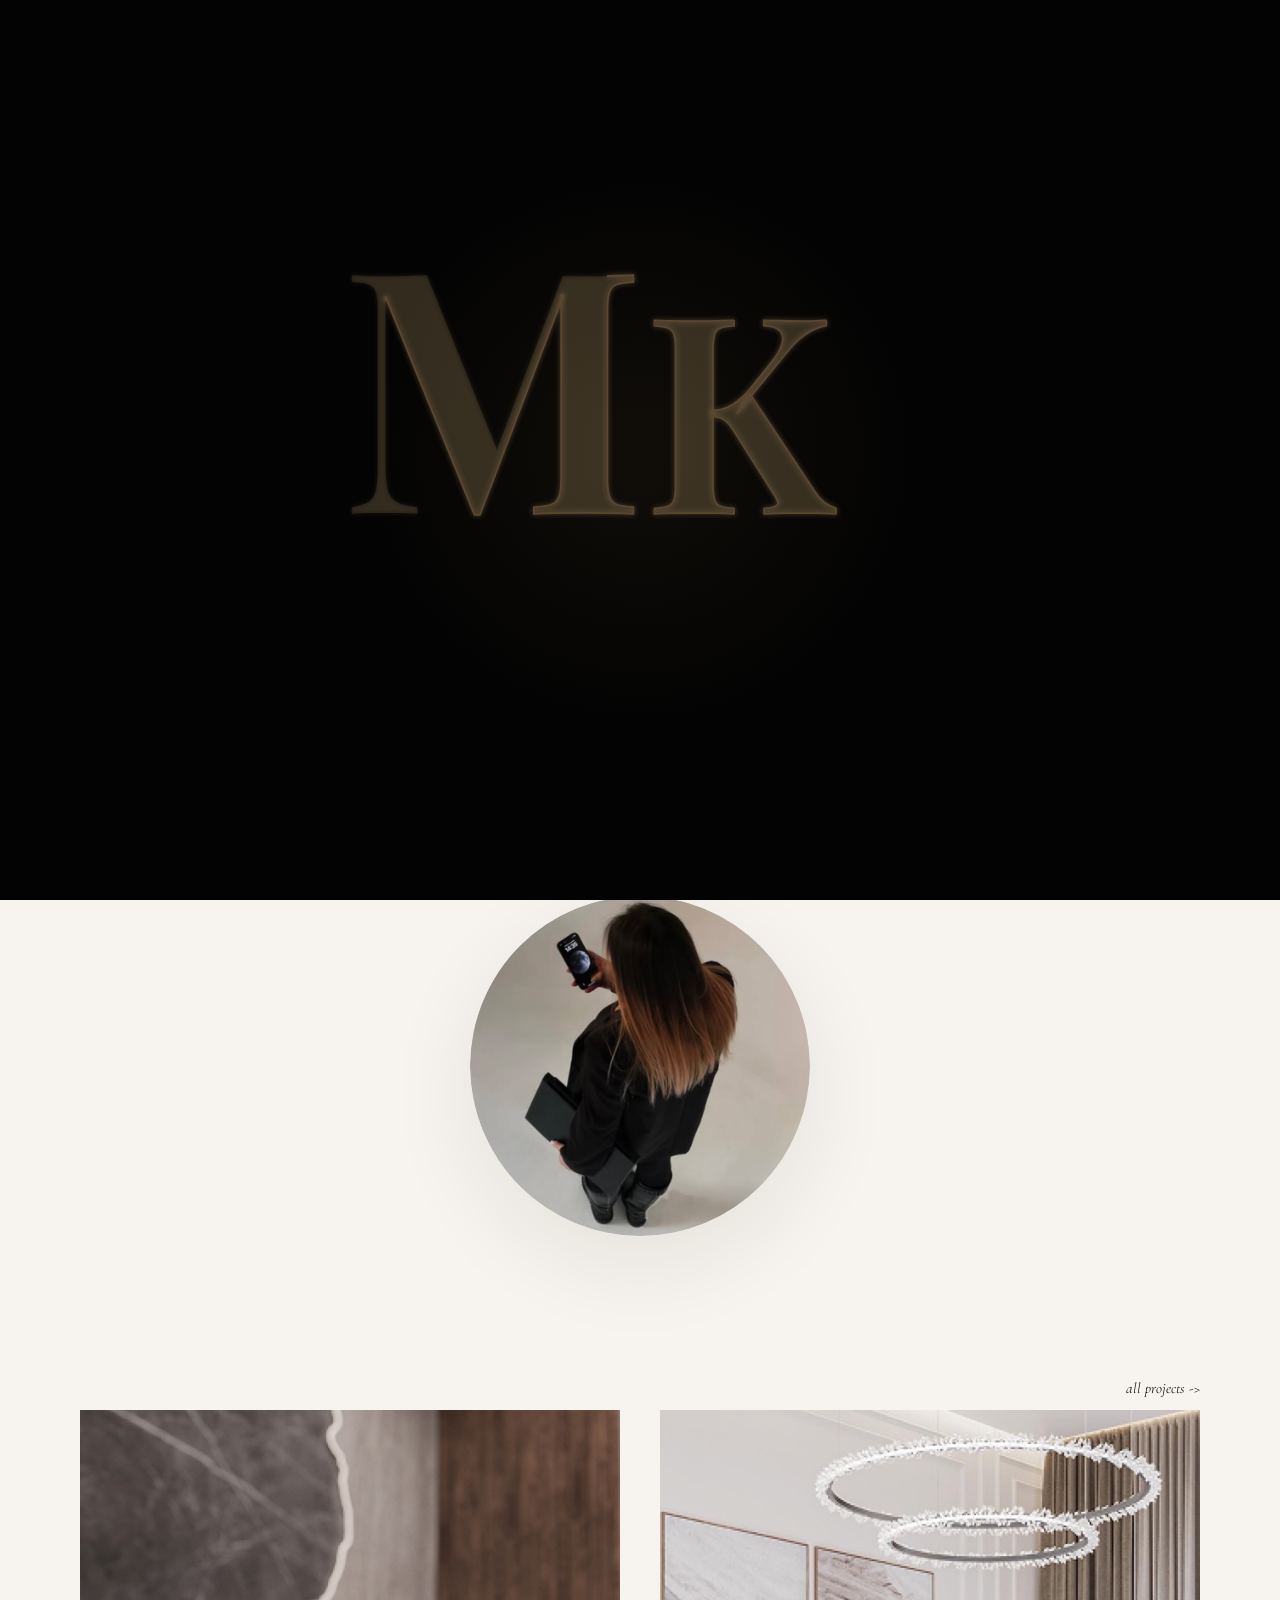
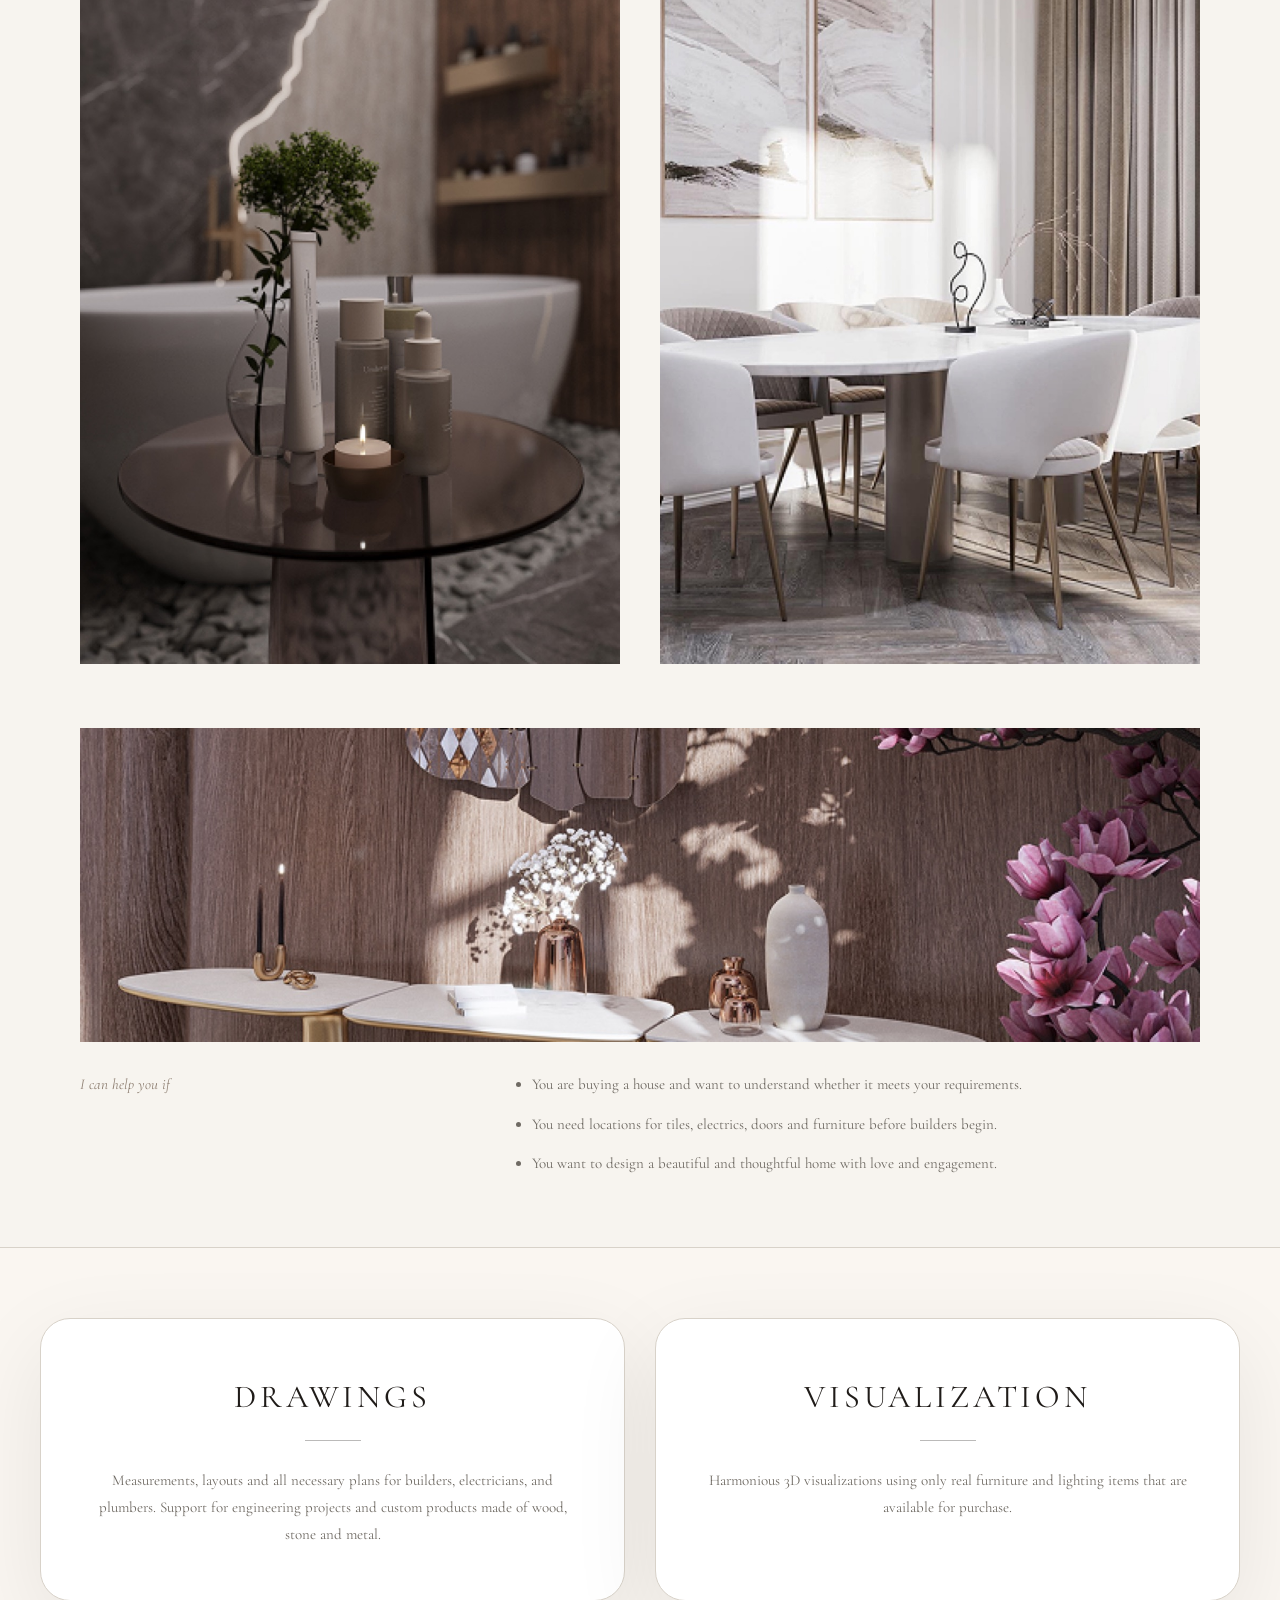
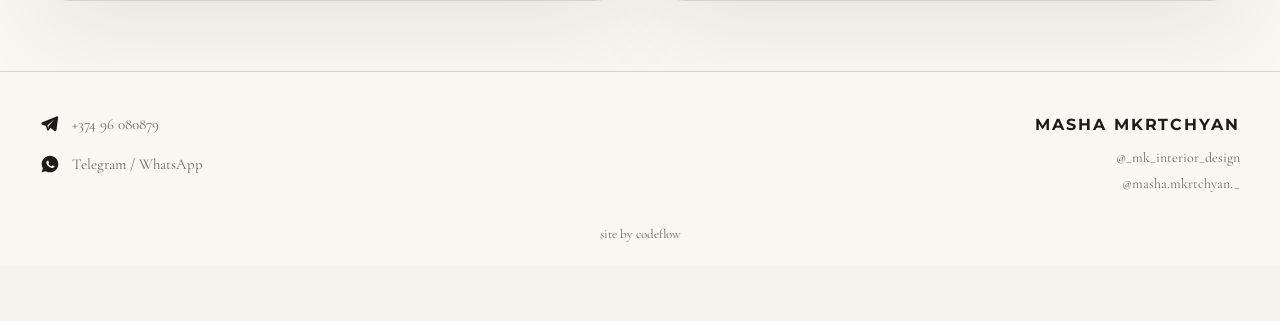
<file: index.html>
<!DOCTYPE html>
<html lang="en">
  <head>
    <meta charset="UTF-8" />
    <meta name="viewport" content="width=device-width, initial-scale=1.0" />
    <title>Masha Mkrtchyan Interior Design</title>
    <link rel="stylesheet" href="styles.css" />
  </head>
  <body>
    <div id="mk-loader" aria-hidden="true">
      <svg class="mk-logo" viewBox="0 0 900 560" xmlns="http://www.w3.org/2000/svg">
        <defs>
          <linearGradient id="mk-gradient" x1="0" y1="0" x2="900" y2="560">
            <stop offset="0%" stop-color="#5a4630" />
            <stop offset="45%" stop-color="#d7b77c" />
            <stop offset="100%" stop-color="#f3e0b4" />
          </linearGradient>

          <filter id="mk-glow">
            <feGaussianBlur stdDeviation="3" result="blur" />
            <feMerge>
              <feMergeNode in="blur" />
              <feMergeNode in="SourceGraphic" />
            </feMerge>
          </filter>
        </defs>

        <text class="mk-letter mk-m" x="120" y="350">M</text>
        <text class="mk-letter mk-k" x="455" y="350">K</text>
        <line class="mk-line" x1="315" y1="405" x2="585" y2="405" />
        <text class="mk-title" x="450" y="455" text-anchor="middle">MASHA MKRTCHYAN</text>
        <text class="mk-subtitle" x="450" y="495" text-anchor="middle">INTERIOR DESIGN</text>
      </svg>
    </div>

    <header class="site-header" data-header>
      <a class="brand" href="#home" aria-label="Masha Mkrtchyan home">
        <span class="brand-mark">MK</span>
        <span>MASHA MKRTCHYAN</span>
      </a>

      <button class="menu-toggle" type="button" data-menu-toggle aria-label="Open menu">
        <span></span>
        <span></span>
      </button>

      <nav class="site-nav" data-nav>
        <a class="is-active" href="#home" aria-current="page">Home</a>
        <a href="portfolio.html">Portfolio</a>
        <a href="service.html">Services</a>
        <a href="contact.html">Contact Us</a>
      </nav>
    </header>

    <main>
      <section class="hero" id="home" aria-label="Interior design preview">
        <div class="hero-media">
          <img src="assets/optimized/slider1.jpg" alt="Interior design project preview" data-hero-image decoding="async" />
        </div>
        <div class="hero-dots" data-hero-dots aria-label="Hero image navigation"></div>
      </section>

      <section class="about section-pad">
        <div class="section-heading">
          <p>Hello!</p>
          <h1>About me</h1>
        </div>

        <div class="about-copy">
          <p>
            My name is Masha, and I am a practicing interior designer from Armenia.
            My projects are residential interiors: apartments and houses.
          </p>
          <p>
            I have an excellent understanding of layouts and furniture manufacturing.
            My assistance helps you manage the money and time invested in your home.
          </p>
        </div>

        <img class="profile-photo" src="assets/optimized/people.jpg" alt="Interior project detail" loading="lazy" decoding="async" />
      </section>

      <section class="home-projects section-pad" aria-label="Selected project images">
        <div class="project-teaser-head">
          <a href="portfolio.html">all projects -></a>
        </div>

        <div class="masonry-grid">
          <img src="assets/optimized/portfolio1.jpg" alt="Hallway interior with stairs" loading="lazy" decoding="async" />
          <img src="assets/optimized/portfolio2.jpg" alt="Dining area with pendant lights" loading="lazy" decoding="async" />
          <img class="project-preview-wide" src="assets/optimized/portfolio3.jpg" alt="Living room media wall" loading="lazy" decoding="async" />
        </div>

        <div class="quick-help">
          <p>I can help you if</p>
          <ul>
            <li>You are buying a house and want to understand whether it meets your requirements.</li>
            <li>You need locations for tiles, electrics, doors and furniture before builders begin.</li>
            <li>You want to design a beautiful and thoughtful home with love and engagement.</li>
          </ul>
        </div>
      </section>

      <section class="services section-pad services-panel" id="services">
        <div class="section-inner services-grid">
          <article class="service-block">
            <h2>Drawings</h2>
            <div class="section-divider"></div>
            <p>Measurements, layouts and all necessary plans for builders, electricians, and plumbers. Support for engineering projects and custom products made of wood, stone and metal.</p>
          </article>

          <article class="service-block">
            <h2>Visualization</h2>
            <div class="section-divider"></div>
            <p>Harmonious 3D visualizations using only real furniture and lighting items that are available for purchase.</p>
          </article>
        </div>
      </section>

      <footer class="site-footer footer-panel">
        <div class="section-inner footer-grid">
          <div class="footer-contact">
            <div class="footer-contact-item">
              <svg width="20" height="20" viewBox="0 0 24 24" fill="currentColor" xmlns="http://www.w3.org/2000/svg">
                <path d="M21.944 3.054a1.5 1.5 0 0 0-1.537-.212L2.604 10.03a1.5 1.5 0 0 0 .09 2.79l4.306 1.434 1.67 5.01a1 1 0 0 0 1.72.338l2.38-2.694 4.64 3.412a1.5 1.5 0 0 0 2.344-1.01l2-14.5a1.5 1.5 0 0 0-.81-1.756zM10 17.5l-1.2-3.6 8.3-7.4-7.1 8.4z"/>
              </svg>
              <span>+374 96 080879</span>
            </div>
            <div class="footer-contact-item">
              <svg width="20" height="20" viewBox="0 0 24 24" fill="currentColor" xmlns="http://www.w3.org/2000/svg">
                <path d="M12 2C6.477 2 2 6.477 2 12c0 1.89.525 3.66 1.438 5.168L2 22l4.977-1.418A9.955 9.955 0 0 0 12 22c5.523 0 10-4.477 10-10S17.523 2 12 2zm4.93 13.57c-.2.56-1.18 1.1-1.62 1.16-.44.07-.86.1-2.77-.58-2.33-.83-3.83-3.2-3.94-3.35-.12-.14-.96-1.28-.96-2.44s.6-1.73.82-1.97c.22-.24.48-.3.64-.3h.46c.15 0 .35-.06.55.42.2.48.68 1.66.74 1.78.06.12.1.26.02.42-.08.16-.12.26-.24.4-.12.14-.25.31-.36.42-.12.12-.24.25-.1.49.14.24.62.99 1.33 1.6.91.8 1.68 1.05 1.92 1.17.24.12.38.1.52-.06.14-.16.6-.7.76-.94.16-.24.32-.2.54-.12.22.08 1.4.66 1.64.78.24.12.4.18.46.28.06.1.06.56-.14 1.12z"/>
              </svg>
              <span>Telegram / WhatsApp</span>
            </div>
          </div>

          <div class="footer-info">
            <p class="footer-name">Masha Mkrtchyan</p>
            <p class="footer-socials">@_mk_interior_design<br />@masha.mkrtchyan._</p>
          </div>
        </div>

        <p class="footer-credit">site by codeflow</p>
      </footer>

    </main>

 
    <script src="https://cdnjs.cloudflare.com/ajax/libs/gsap/3.12.5/gsap.min.js"></script>
    <script src="script.js"></script>
  </body>
</html>
</file>
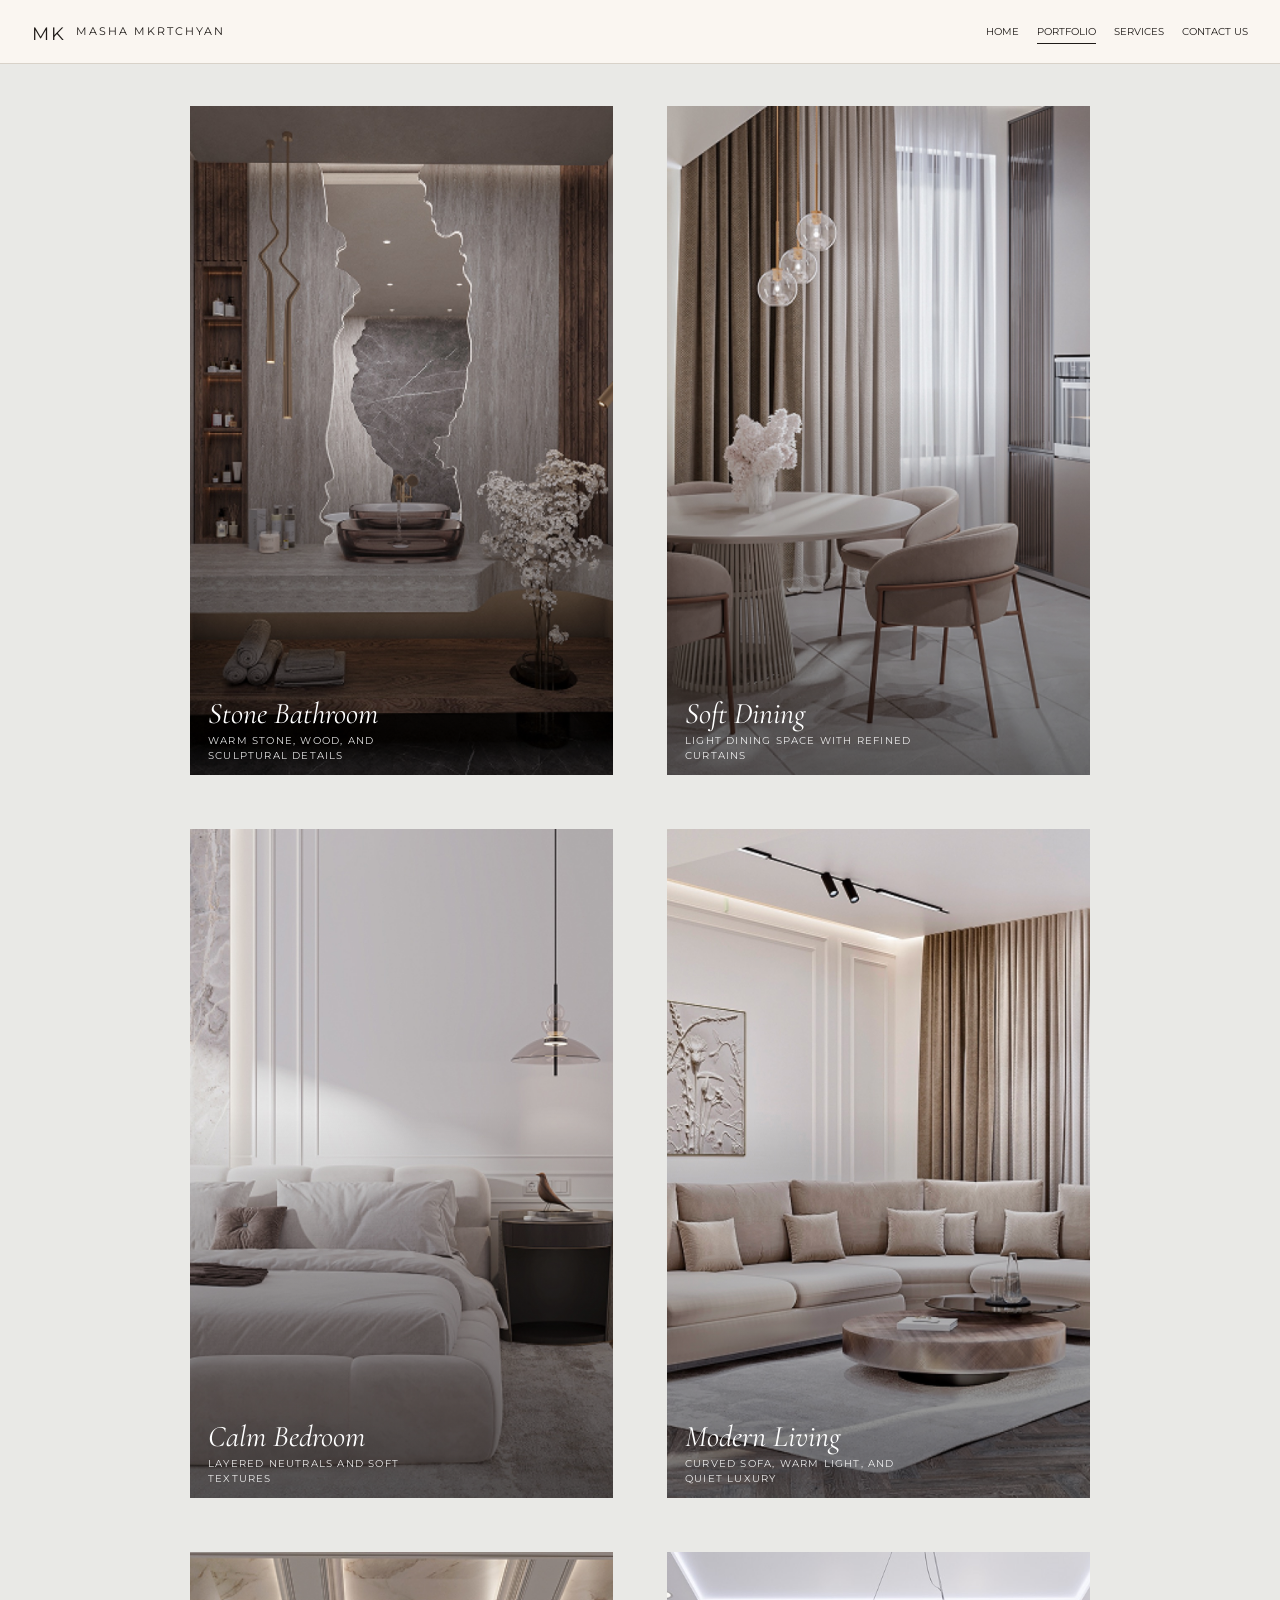
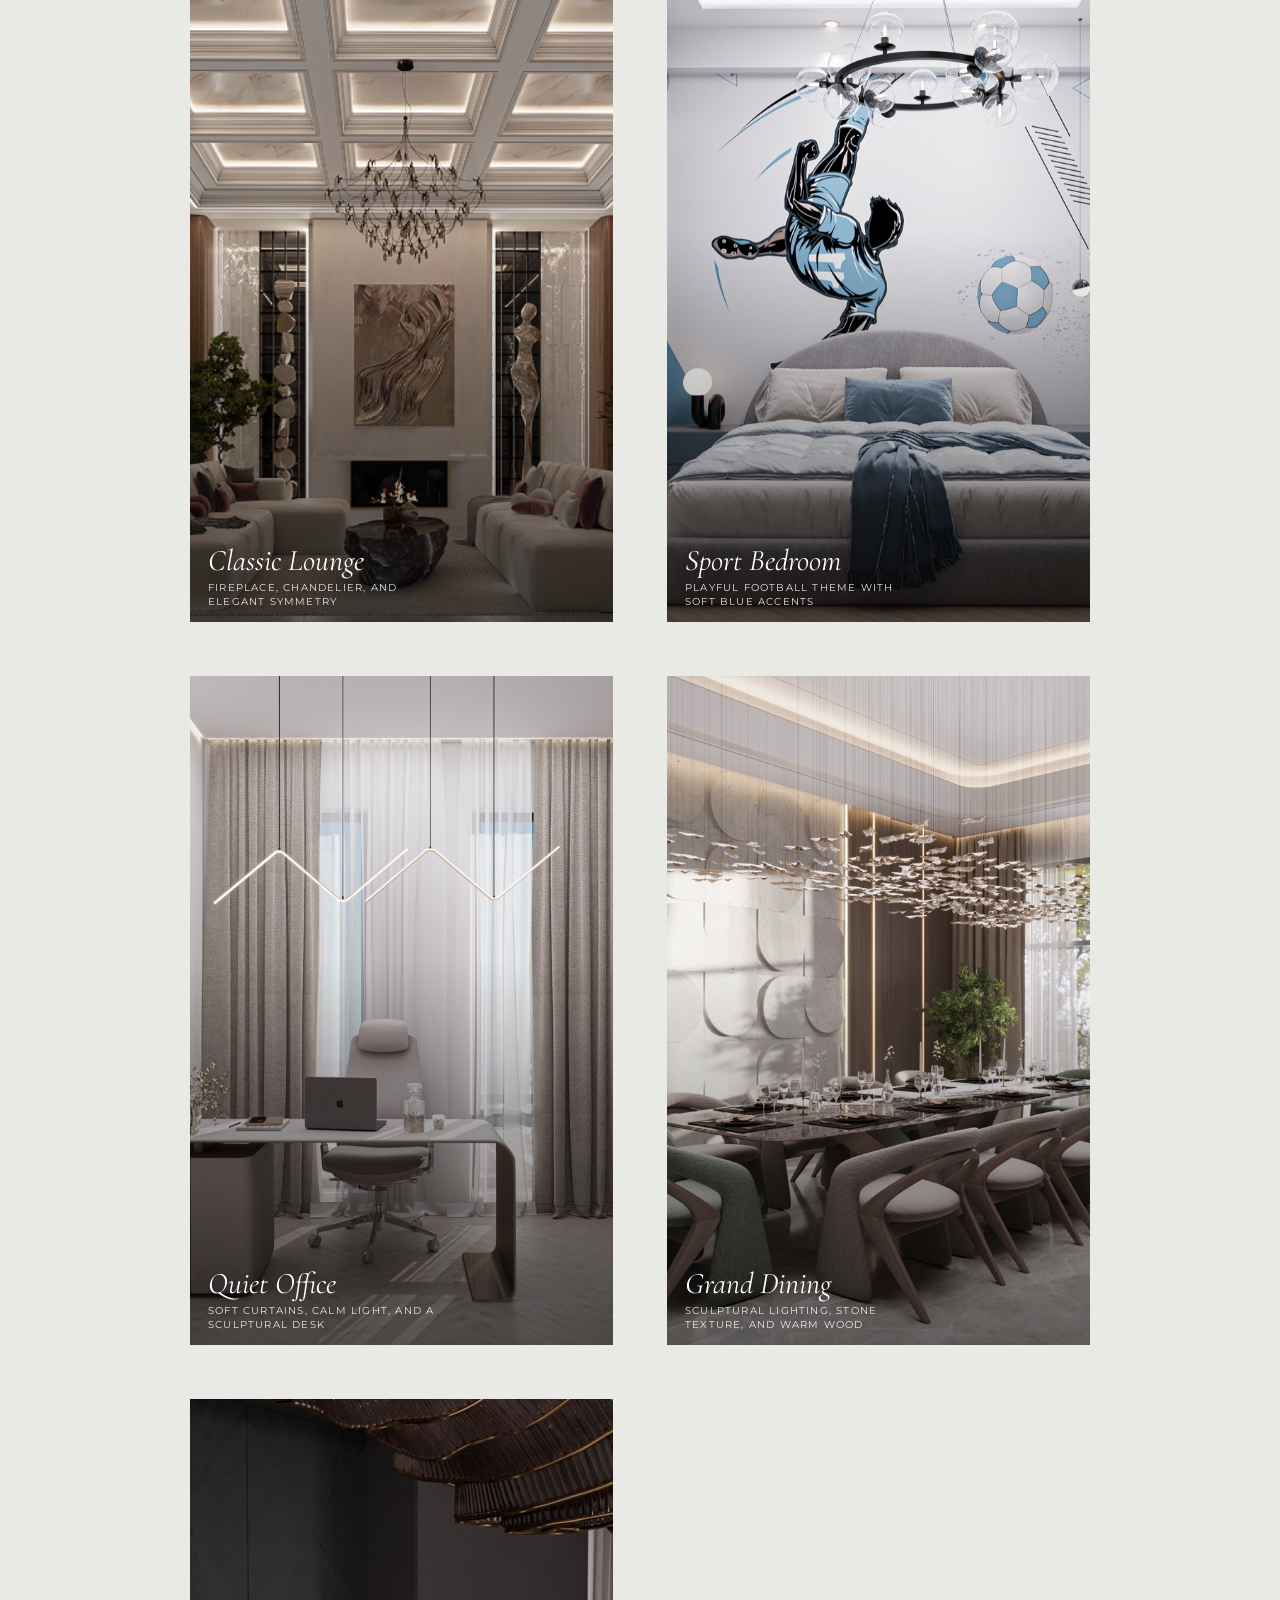
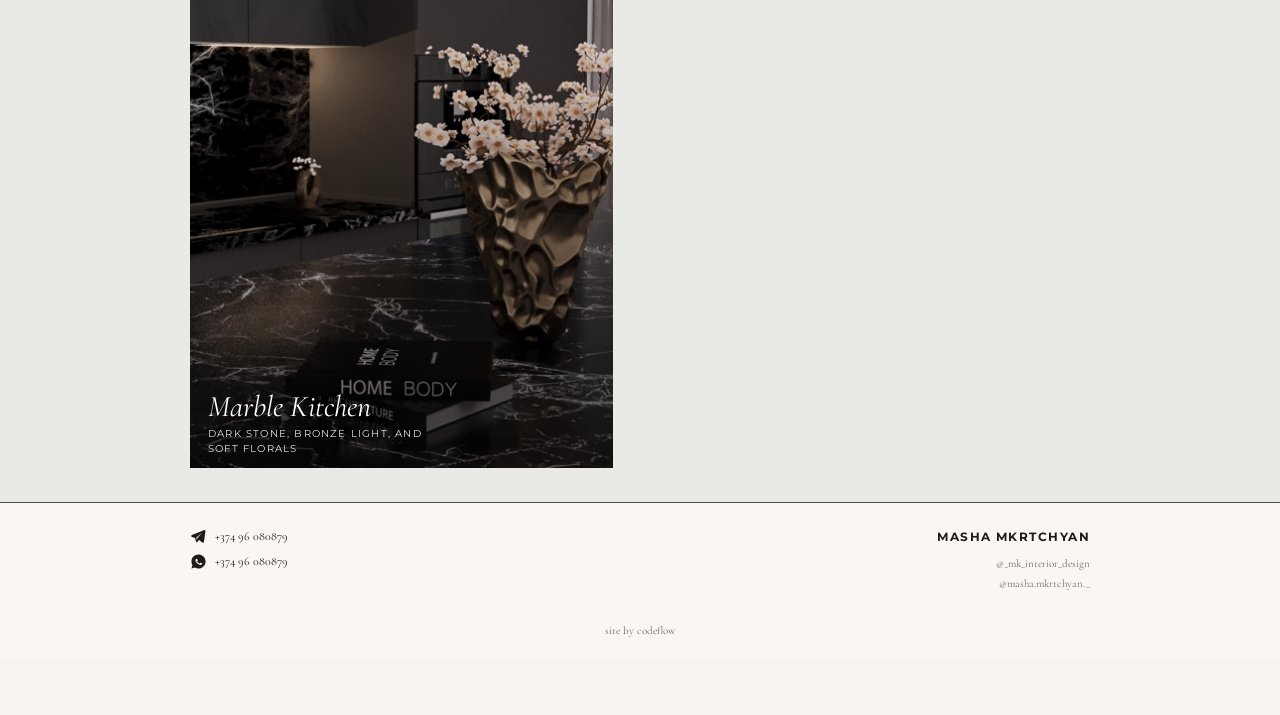
<file: portfolio.html>
<!DOCTYPE html>
<html lang="en">
  <head>
    <meta charset="UTF-8" />
    <meta name="viewport" content="width=device-width, initial-scale=1.0" />
    <title>Portfolio | Masha Mkrtchyan Interior Design</title>
    <link rel="stylesheet" href="styles.css" />
  </head>
  <body>
    <header class="site-header" data-header>
      <a class="brand" href="index.html" aria-label="Masha Mkrtchyan home">
        <span class="brand-mark">MK</span>
        <span>MASHA MKRTCHYAN</span>
      </a>

      <button class="menu-toggle" type="button" data-menu-toggle aria-label="Open menu">
        <span></span>
        <span></span>
      </button>

      <nav class="site-nav" data-nav>
        <a href="index.html">Home</a>
        <a class="is-active" href="portfolio.html" aria-current="page">Portfolio</a>
        <a href="service.html">Services</a>
        <a href="contact.html">Contact Us</a>
      </nav>
    </header>

    <main class="portfolio-page">
      <section class="portfolio-showcase" aria-label="Portfolio projects">
        <div class="portfolio-grid">
          <a class="portfolio-project-link" href="product1.html" aria-label="Open first portfolio project">
            <img src="assets/optimized/product1.jpg" alt="Bedroom interior with stone headboard and warm lighting" loading="lazy" decoding="async" />
            <span class="portfolio-caption"><strong>Stone Bathroom</strong><small>Warm stone, wood, and sculptural details</small></span>
          </a>
          <a class="portfolio-project-link" href="product2.html" aria-label="Open second portfolio project">
            <img src="assets/optimized/product2.jpg" alt="Dining area with curtains and sculptural pendant lights" loading="lazy" decoding="async" />
            <span class="portfolio-caption"><strong>Soft Dining</strong><small>Light dining space with refined curtains</small></span>
          </a>
          <a class="portfolio-project-link" href="product3.html" aria-label="Open third portfolio project">
            <img src="assets/optimized/product3.jpg" alt="Soft bedroom interior with white sofa and pendant lamp" loading="lazy" decoding="async" />
            <span class="portfolio-caption"><strong>Calm Bedroom</strong><small>Layered neutrals and soft textures</small></span>
          </a>
          <a class="portfolio-project-link" href="product4.html" aria-label="Open fourth portfolio project">
            <img src="assets/optimized/product4.jpg" alt="Modern living room with curved sofa and round coffee table" loading="lazy" decoding="async" />
            <span class="portfolio-caption"><strong>Modern Living</strong><small>Curved sofa, warm light, and quiet luxury</small></span>
          </a>
          <a class="portfolio-project-link" href="product5.html" aria-label="Open fifth portfolio project">
            <img src="assets/optimized/product5.jpg" alt="Elegant lounge with fireplace and chandelier" loading="lazy" decoding="async" />
            <span class="portfolio-caption"><strong>Classic Lounge</strong><small>Fireplace, chandelier, and elegant symmetry</small></span>
          </a>
          <a class="portfolio-project-link" href="product6.html" aria-label="Open sixth portfolio project">
            <img src="assets/optimized/product6.jpg" alt="Kids bedroom with football wall art and blue details" loading="lazy" decoding="async" />
            <span class="portfolio-caption"><strong>Sport Bedroom</strong><small>Playful football theme with soft blue accents</small></span>
          </a>
          <a class="portfolio-project-link" href="product7.html" aria-label="Open seventh portfolio project">
            <img src="assets/optimized/product7.jpg" alt="Light home office with soft curtains and sculptural desk" loading="lazy" decoding="async" />
            <span class="portfolio-caption"><strong>Quiet Office</strong><small>Soft curtains, calm light, and a sculptural desk</small></span>
          </a>
          <a class="portfolio-project-link" href="product8.html" aria-label="Open eighth portfolio project">
            <img src="assets/optimized/product8.jpg" alt="Grand dining room with sculptural chandelier and textured wall" loading="lazy" decoding="async" />
            <span class="portfolio-caption"><strong>Grand Dining</strong><small>Sculptural lighting, stone texture, and warm wood</small></span>
          </a>
          <a class="portfolio-project-link" href="product9.html" aria-label="Open ninth portfolio project">
            <img src="assets/optimized/product9.jpg" alt="Dark marble kitchen with sculptural lighting and floral decor" loading="lazy" decoding="async" />
            <span class="portfolio-caption"><strong>Marble Kitchen</strong><small>Dark stone, bronze light, and soft florals</small></span>
          </a>
        </div>
      </section>
    </main>

    <footer class="site-footer footer-panel portfolio-footer">
      <div class="section-inner footer-grid">
        <div class="footer-contact">
          <div class="footer-contact-item">
            <svg width="20" height="20" viewBox="0 0 24 24" fill="currentColor" xmlns="http://www.w3.org/2000/svg">
              <path d="M21.944 3.054a1.5 1.5 0 0 0-1.537-.212L2.604 10.03a1.5 1.5 0 0 0 .09 2.79l4.306 1.434 1.67 5.01a1 1 0 0 0 1.72.338l2.38-2.694 4.64 3.412a1.5 1.5 0 0 0 2.344-1.01l2-14.5a1.5 1.5 0 0 0-.81-1.756zM10 17.5l-1.2-3.6 8.3-7.4-7.1 8.4z"/>
            </svg>
            <span>+374 96 080879</span>
          </div>
          <div class="footer-contact-item">
            <svg width="20" height="20" viewBox="0 0 24 24" fill="currentColor" xmlns="http://www.w3.org/2000/svg">
              <path d="M12 2C6.477 2 2 6.477 2 12c0 1.89.525 3.66 1.438 5.168L2 22l4.977-1.418A9.955 9.955 0 0 0 12 22c5.523 0 10-4.477 10-10S17.523 2 12 2zm4.93 13.57c-.2.56-1.18 1.1-1.62 1.16-.44.07-.86.1-2.77-.58-2.33-.83-3.83-3.2-3.94-3.35-.12-.14-.96-1.28-.96-2.44s.6-1.73.82-1.97c.22-.24.48-.3.64-.3h.46c.15 0 .35-.06.55.42.2.48.68 1.66.74 1.78.06.12.1.26.02.42-.08.16-.12.26-.24.4-.12.14-.25.31-.36.42-.12.12-.24.25-.1.49.14.24.62.99 1.33 1.6.91.8 1.68 1.05 1.92 1.17.24.12.38.1.52-.06.14-.16.6-.7.76-.94.16-.24.32-.2.54-.12.22.08 1.4.66 1.64.78.24.12.4.18.46.28.06.1.06.56-.14 1.12z"/>
            </svg>
            <span>+374 96 080879</span>
          </div>
        </div>

        <div class="footer-info">
          <p class="footer-name">Masha Mkrtchyan</p>
          <p class="footer-socials">@_mk_interior_design<br />@masha.mkrtchyan._</p>
        </div>
      </div>

      <p class="footer-credit">site by codeflow</p>
    </footer>

    <script src="script.js"></script>
  </body>
</html>
</file>
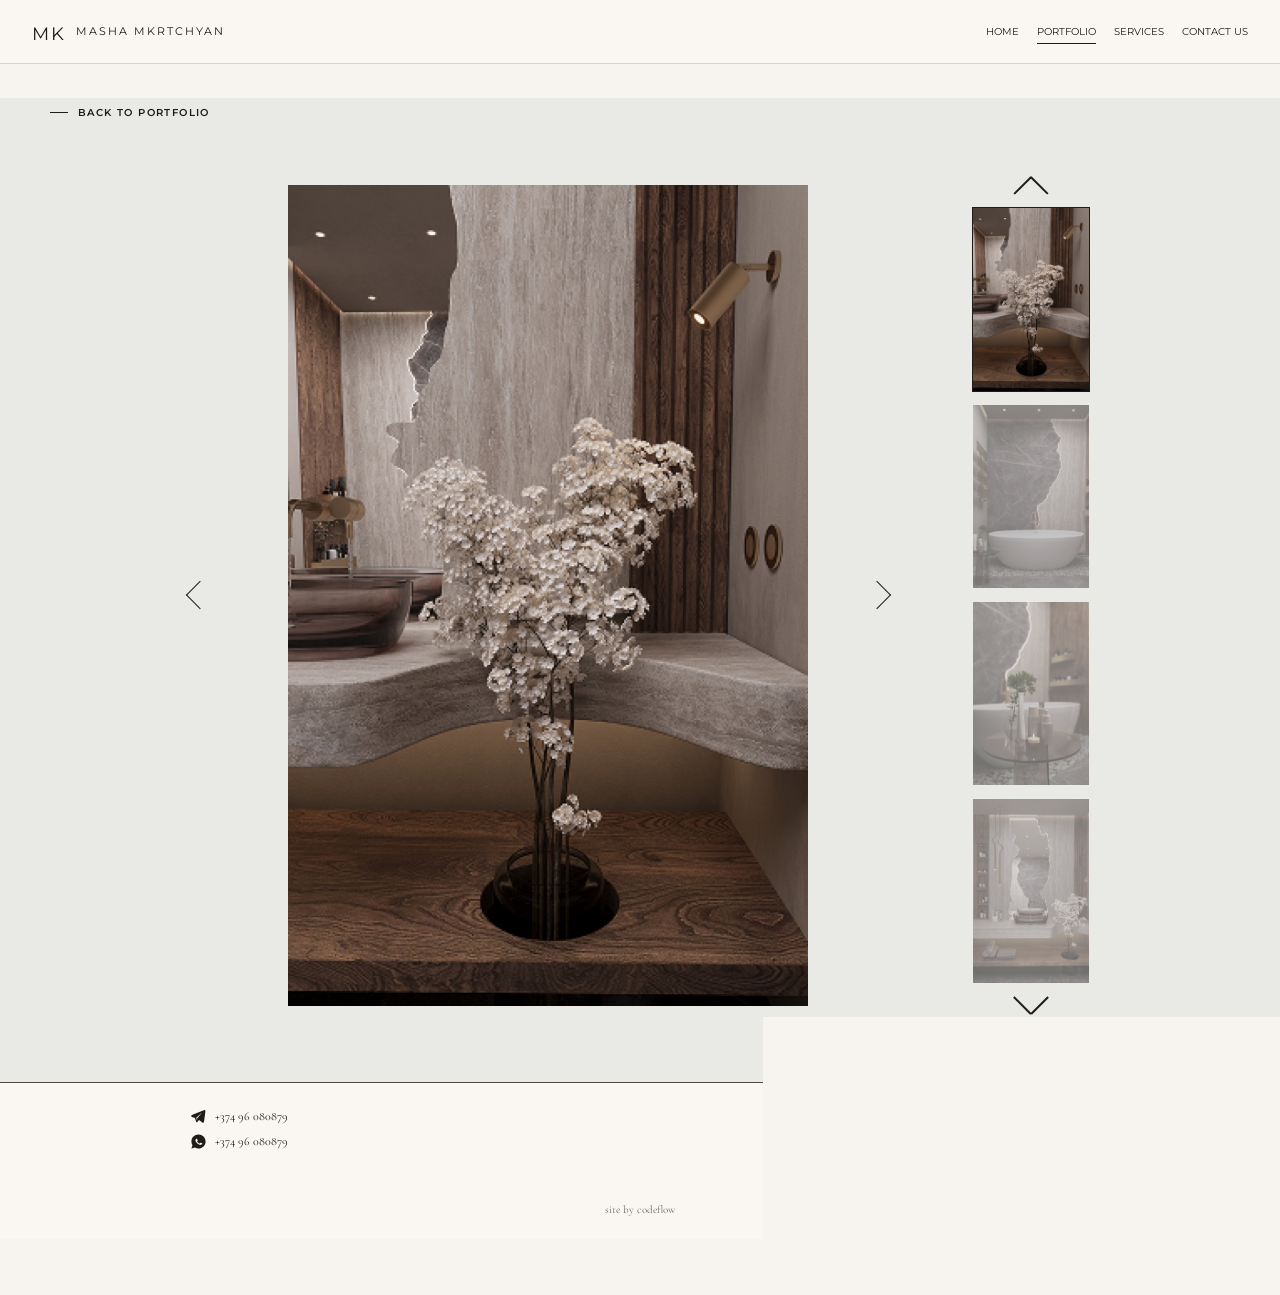
<file: product1.html>
<!DOCTYPE html>
<html lang="en">
  <head>
    <meta charset="UTF-8" />
    <meta name="viewport" content="width=device-width, initial-scale=1.0" />
    <title>Project 01 | Masha Mkrtchyan Interior Design</title>
    <link rel="stylesheet" href="styles.css" />
  </head>
  <body>
    <header class="site-header" data-header>
      <a class="brand" href="index.html" aria-label="Masha Mkrtchyan home">
        <span class="brand-mark">MK</span>
        <span>MASHA MKRTCHYAN</span>
      </a>

      <button class="menu-toggle" type="button" data-menu-toggle aria-label="Open menu">
        <span></span>
        <span></span>
      </button>

      <nav class="site-nav" data-nav>
        <a href="index.html">Home</a>
        <a class="is-active" href="portfolio.html" aria-current="page">Portfolio</a>
        <a href="service.html">Services</a>
        <a href="contact.html">Contact Us</a>
      </nav>
    </header>

    <main class="project-page">
      <div class="project-toolbar">
        <a class="project-back" href="portfolio.html">Back to portfolio</a>
      </div>

      <section class="project-gallery" aria-label="Project image gallery">
        <button class="project-arrow project-arrow-left" type="button" data-detail-prev aria-label="Previous image"></button>

        <figure class="project-main">
          <img src="assets/optimized/p1.jpg" alt="Bathroom interior detail with stone, wood, and flowers" data-detail-main />
        </figure>

        <button class="project-arrow project-arrow-right" type="button" data-detail-next aria-label="Next image"></button>

        <div class="project-thumbs" data-detail-thumbs aria-label="Project thumbnails">
          <button class="project-thumb-arrow project-thumb-arrow-up" type="button" data-detail-prev aria-label="Previous thumbnail"></button>
          <button class="is-active" type="button" data-detail-thumb="0" aria-label="Show project image 1">
            <img src="assets/optimized/p1.jpg" alt="" loading="lazy" decoding="async" />
          </button>
          <button type="button" data-detail-thumb="1" aria-label="Show project image 2">
            <img src="assets/optimized/p2.jpg" alt="" loading="lazy" decoding="async" />
          </button>
          <button type="button" data-detail-thumb="2" aria-label="Show project image 3">
            <img src="assets/optimized/p3.jpg" alt="" loading="lazy" decoding="async" />
          </button>
          <button type="button" data-detail-thumb="3" aria-label="Show project image 4">
            <img src="assets/optimized/p4.jpg" alt="" loading="lazy" decoding="async" />
          </button>
          <button class="project-thumb-arrow project-thumb-arrow-down" type="button" data-detail-next aria-label="Next thumbnail"></button>
        </div>
      </section>
    </main>

    <footer class="site-footer footer-panel portfolio-footer">
      <div class="section-inner footer-grid">
        <div class="footer-contact">
          <div class="footer-contact-item">
            <svg width="20" height="20" viewBox="0 0 24 24" fill="currentColor" xmlns="http://www.w3.org/2000/svg">
              <path d="M21.944 3.054a1.5 1.5 0 0 0-1.537-.212L2.604 10.03a1.5 1.5 0 0 0 .09 2.79l4.306 1.434 1.67 5.01a1 1 0 0 0 1.72.338l2.38-2.694 4.64 3.412a1.5 1.5 0 0 0 2.344-1.01l2-14.5a1.5 1.5 0 0 0-.81-1.756zM10 17.5l-1.2-3.6 8.3-7.4-7.1 8.4z"/>
            </svg>
            <span>+374 96 080879</span>
          </div>
          <div class="footer-contact-item">
            <svg width="20" height="20" viewBox="0 0 24 24" fill="currentColor" xmlns="http://www.w3.org/2000/svg">
              <path d="M12 2C6.477 2 2 6.477 2 12c0 1.89.525 3.66 1.438 5.168L2 22l4.977-1.418A9.955 9.955 0 0 0 12 22c5.523 0 10-4.477 10-10S17.523 2 12 2zm4.93 13.57c-.2.56-1.18 1.1-1.62 1.16-.44.07-.86.1-2.77-.58-2.33-.83-3.83-3.2-3.94-3.35-.12-.14-.96-1.28-.96-2.44s.6-1.73.82-1.97c.22-.24.48-.3.64-.3h.46c.15 0 .35-.06.55.42.2.48.68 1.66.74 1.78.06.12.1.26.02.42-.08.16-.12.26-.24.4-.12.14-.25.31-.36.42-.12.12-.24.25-.1.49.14.24.62.99 1.33 1.6.91.8 1.68 1.05 1.92 1.17.24.12.38.1.52-.06.14-.16.6-.7.76-.94.16-.24.32-.2.54-.12.22.08 1.4.66 1.64.78.24.12.4.18.46.28.06.1.06.56-.14 1.12z"/>
            </svg>
            <span>+374 96 080879</span>
          </div>
        </div>

        <div class="footer-info">
          <p class="footer-name">Masha Mkrtchyan</p>
          <p class="footer-socials">@_mk_interior_design<br />@masha.mkrtchyan._</p>
        </div>
      </div>

      <p class="footer-credit">site by codeflow</p>
    </footer>

    <script src="script.js"></script>
  </body>
</html>
</file>
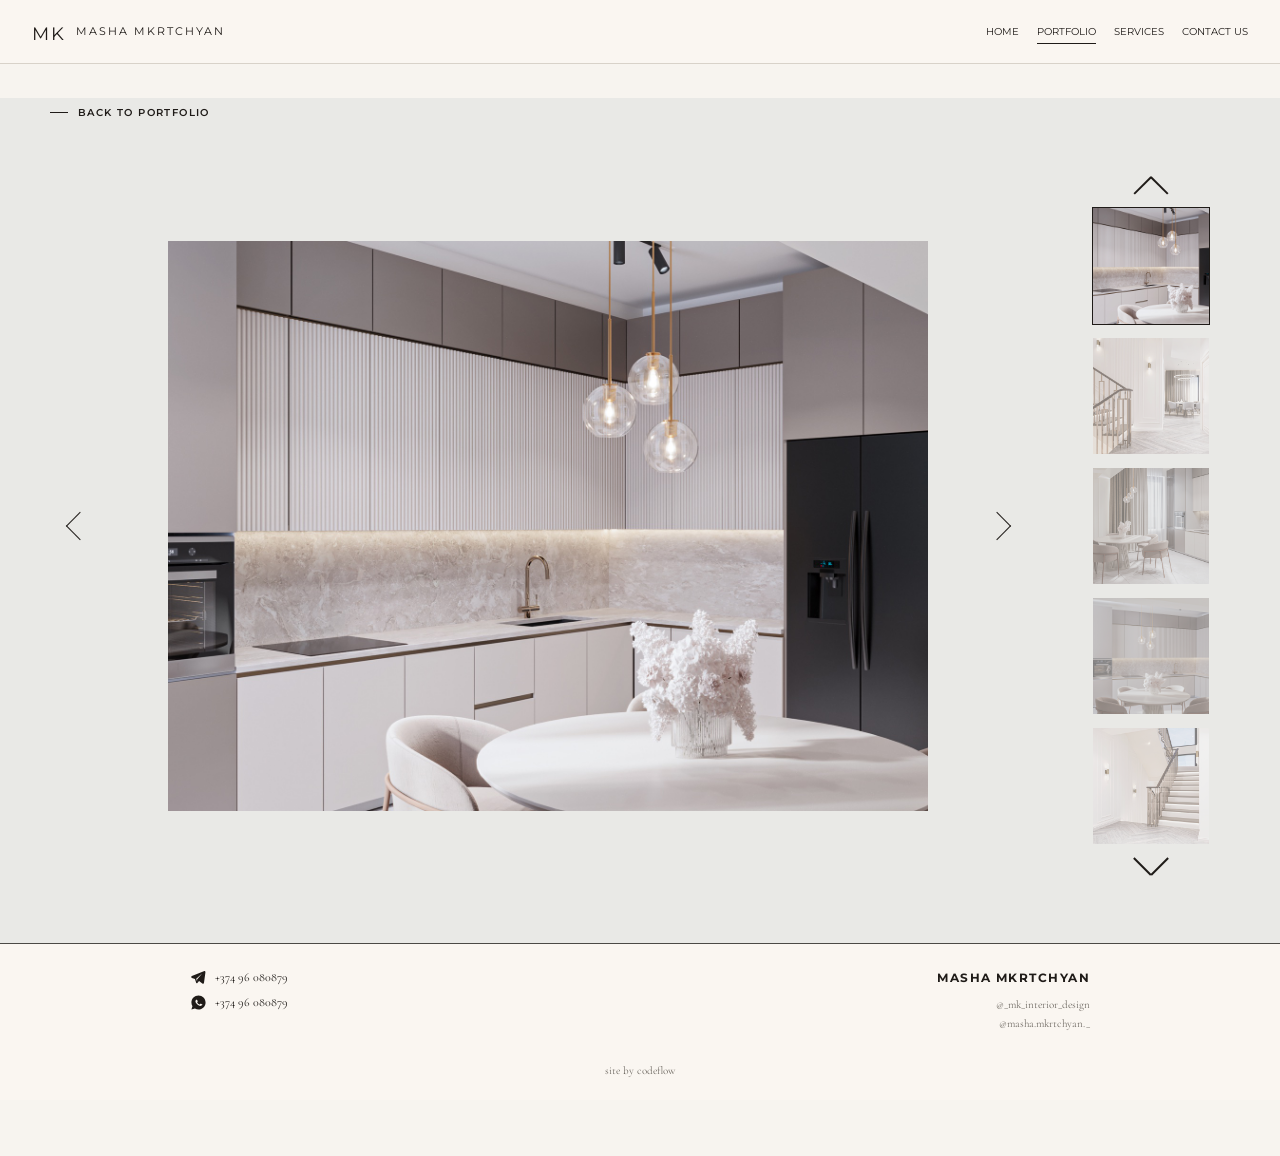
<file: product2.html>
<!DOCTYPE html>
<html lang="en">
  <head>
    <meta charset="UTF-8" />
    <meta name="viewport" content="width=device-width, initial-scale=1.0" />
    <title>Project 02 | Masha Mkrtchyan Interior Design</title>
    <link rel="stylesheet" href="styles.css" />
  </head>
  <body>
    <header class="site-header" data-header>
      <a class="brand" href="index.html" aria-label="Masha Mkrtchyan home">
        <span class="brand-mark">MK</span>
        <span>MASHA MKRTCHYAN</span>
      </a>

      <button class="menu-toggle" type="button" data-menu-toggle aria-label="Open menu">
        <span></span>
        <span></span>
      </button>

      <nav class="site-nav" data-nav>
        <a href="index.html">Home</a>
        <a class="is-active" href="portfolio.html" aria-current="page">Portfolio</a>
        <a href="service.html">Services</a>
        <a href="contact.html">Contact Us</a>
      </nav>
    </header>

    <main class="project-page">
      <div class="project-toolbar">
        <a class="project-back" href="portfolio.html">Back to portfolio</a>
      </div>

      <section class="project-gallery project-gallery-wide" aria-label="Project image gallery">
        <button class="project-arrow project-arrow-left" type="button" data-detail-prev aria-label="Previous image"></button>

        <figure class="project-main">
          <img src="assets/optimized/l1.jpg" alt="Dining and lounge interior with soft neutral palette" data-detail-main />
        </figure>

        <button class="project-arrow project-arrow-right" type="button" data-detail-next aria-label="Next image"></button>

        <div class="project-thumbs" data-detail-thumbs aria-label="Project thumbnails">
          <button class="project-thumb-arrow project-thumb-arrow-up" type="button" data-detail-prev aria-label="Previous thumbnail"></button>
          <button class="is-active" type="button" data-detail-thumb="0" data-detail-alt="Dining and lounge interior with soft neutral palette" aria-label="Show project image 1">
            <img src="assets/optimized/l1.jpg" alt="" loading="lazy" decoding="async" />
          </button>
          <button type="button" data-detail-thumb="1" data-detail-alt="Interior detail with round dining table and curtains" aria-label="Show project image 2">
            <img src="assets/optimized/l2.jpg" alt="" loading="lazy" decoding="async" />
          </button>
          <button type="button" data-detail-thumb="2" data-detail-alt="Light modern interior with sculptural decor" aria-label="Show project image 3">
            <img src="assets/optimized/l3.jpg" alt="" loading="lazy" decoding="async" />
          </button>
          <button type="button" data-detail-thumb="3" data-detail-alt="Open living space with warm beige materials" aria-label="Show project image 4">
            <img src="assets/optimized/l4.jpg" alt="" loading="lazy" decoding="async" />
          </button>
          <button type="button" data-detail-thumb="4" data-detail-alt="Dining interior with soft textures and pendant lights" aria-label="Show project image 5">
            <img src="assets/optimized/l5.jpg" alt="" loading="lazy" decoding="async" />
          </button>
          <button class="project-thumb-arrow project-thumb-arrow-down" type="button" data-detail-next aria-label="Next thumbnail"></button>
        </div>
      </section>
    </main>

    <footer class="site-footer footer-panel portfolio-footer">
      <div class="section-inner footer-grid">
        <div class="footer-contact">
          <div class="footer-contact-item">
            <svg width="20" height="20" viewBox="0 0 24 24" fill="currentColor" xmlns="http://www.w3.org/2000/svg">
              <path d="M21.944 3.054a1.5 1.5 0 0 0-1.537-.212L2.604 10.03a1.5 1.5 0 0 0 .09 2.79l4.306 1.434 1.67 5.01a1 1 0 0 0 1.72.338l2.38-2.694 4.64 3.412a1.5 1.5 0 0 0 2.344-1.01l2-14.5a1.5 1.5 0 0 0-.81-1.756zM10 17.5l-1.2-3.6 8.3-7.4-7.1 8.4z"/>
            </svg>
            <span>+374 96 080879</span>
          </div>
          <div class="footer-contact-item">
            <svg width="20" height="20" viewBox="0 0 24 24" fill="currentColor" xmlns="http://www.w3.org/2000/svg">
              <path d="M12 2C6.477 2 2 6.477 2 12c0 1.89.525 3.66 1.438 5.168L2 22l4.977-1.418A9.955 9.955 0 0 0 12 22c5.523 0 10-4.477 10-10S17.523 2 12 2zm4.93 13.57c-.2.56-1.18 1.1-1.62 1.16-.44.07-.86.1-2.77-.58-2.33-.83-3.83-3.2-3.94-3.35-.12-.14-.96-1.28-.96-2.44s.6-1.73.82-1.97c.22-.24.48-.3.64-.3h.46c.15 0 .35-.06.55.42.2.48.68 1.66.74 1.78.06.12.1.26.02.42-.08.16-.12.26-.24.4-.12.14-.25.31-.36.42-.12.12-.24.25-.1.49.14.24.62.99 1.33 1.6.91.8 1.68 1.05 1.92 1.17.24.12.38.1.52-.06.14-.16.6-.7.76-.94.16-.24.32-.2.54-.12.22.08 1.4.66 1.64.78.24.12.4.18.46.28.06.1.06.56-.14 1.12z"/>
            </svg>
            <span>+374 96 080879</span>
          </div>
        </div>

        <div class="footer-info">
          <p class="footer-name">Masha Mkrtchyan</p>
          <p class="footer-socials">@_mk_interior_design<br />@masha.mkrtchyan._</p>
        </div>
      </div>

      <p class="footer-credit">site by codeflow</p>
    </footer>

    <script src="script.js"></script>
  </body>
</html>
</file>
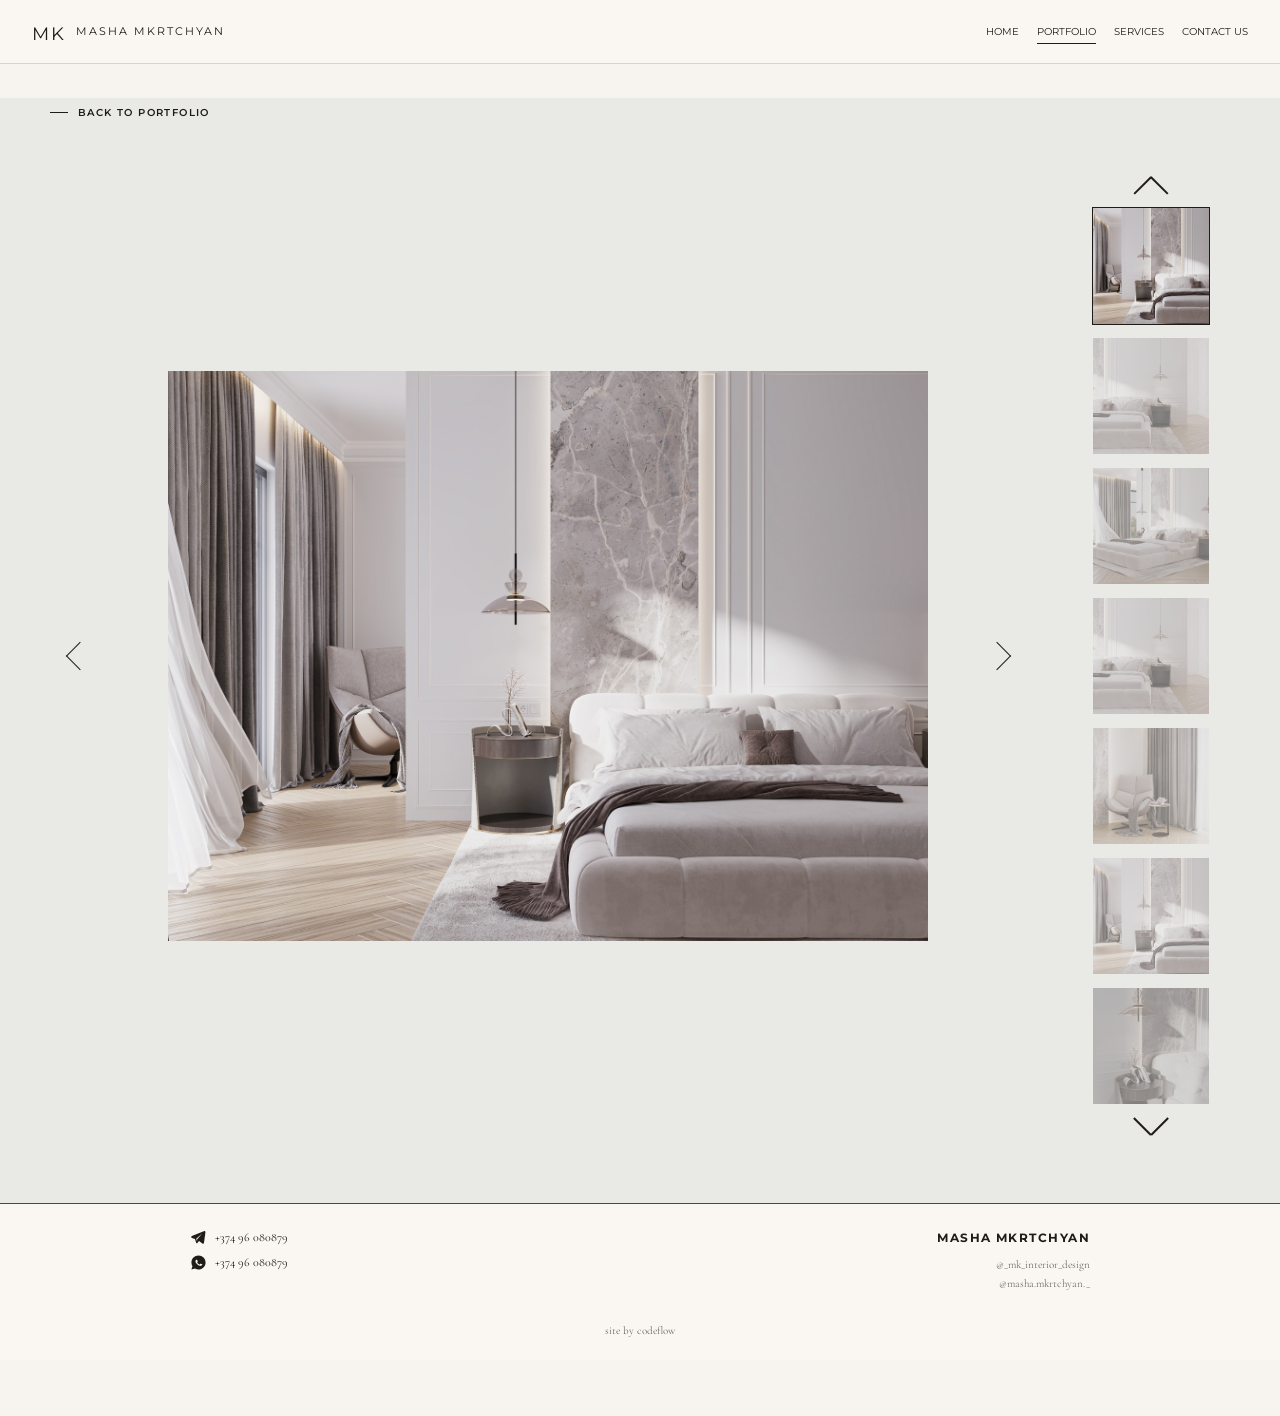
<file: product3.html>
<!DOCTYPE html>
<html lang="en">
  <head>
    <meta charset="UTF-8" />
    <meta name="viewport" content="width=device-width, initial-scale=1.0" />
    <title>Project 03 | Masha Mkrtchyan Interior Design</title>
    <link rel="stylesheet" href="styles.css" />
  </head>
  <body>
    <header class="site-header" data-header>
      <a class="brand" href="index.html" aria-label="Masha Mkrtchyan home">
        <span class="brand-mark">MK</span>
        <span>MASHA MKRTCHYAN</span>
      </a>

      <button class="menu-toggle" type="button" data-menu-toggle aria-label="Open menu">
        <span></span>
        <span></span>
      </button>

      <nav class="site-nav" data-nav>
        <a href="index.html">Home</a>
        <a class="is-active" href="portfolio.html" aria-current="page">Portfolio</a>
        <a href="service.html">Services</a>
        <a href="contact.html">Contact Us</a>
      </nav>
    </header>

    <main class="project-page">
      <div class="project-toolbar">
        <a class="project-back" href="portfolio.html">Back to portfolio</a>
      </div>

      <section class="project-gallery project-gallery-wide" aria-label="Project image gallery">
        <button class="project-arrow project-arrow-left" type="button" data-detail-prev aria-label="Previous image"></button>

        <figure class="project-main">
          <img src="assets/optimized/r1.jpg" alt="Soft bedroom interior with layered neutral textiles" data-detail-main />
        </figure>

        <button class="project-arrow project-arrow-right" type="button" data-detail-next aria-label="Next image"></button>

        <div class="project-thumbs" data-detail-thumbs aria-label="Project thumbnails">
          <button class="project-thumb-arrow project-thumb-arrow-up" type="button" data-detail-prev aria-label="Previous thumbnail"></button>
          <button class="is-active" type="button" data-detail-thumb="0" data-detail-alt="Soft bedroom interior with layered neutral textiles" aria-label="Show project image 1">
            <img src="assets/optimized/r1.jpg" alt="" loading="lazy" decoding="async" />
          </button>
          <button type="button" data-detail-thumb="1" data-detail-alt="Bedroom interior with upholstered wall and warm lighting" aria-label="Show project image 2">
            <img src="assets/optimized/r2.jpg" alt="" loading="lazy" decoding="async" />
          </button>
          <button type="button" data-detail-thumb="2" data-detail-alt="Light bedroom detail with calm neutral materials" aria-label="Show project image 3">
            <img src="assets/optimized/r3.jpg" alt="" loading="lazy" decoding="async" />
          </button>
          <button type="button" data-detail-thumb="3" data-detail-alt="Modern bedroom with soft furniture and muted decor" aria-label="Show project image 4">
            <img src="assets/optimized/r4.jpg" alt="" loading="lazy" decoding="async" />
          </button>
          <button type="button" data-detail-thumb="4" data-detail-alt="Elegant bedroom corner with refined textures" aria-label="Show project image 5">
            <img src="assets/optimized/r5.jpg" alt="" loading="lazy" decoding="async" />
          </button>
          <button type="button" data-detail-thumb="5" data-detail-alt="Bedroom design detail with warm layered lighting" aria-label="Show project image 6">
            <img src="assets/optimized/r6.jpg" alt="" loading="lazy" decoding="async" />
          </button>
          <button type="button" data-detail-thumb="6" data-detail-alt="Refined neutral bedroom interior with soft materials" aria-label="Show project image 7">
            <img src="assets/optimized/r7.jpg" alt="" loading="lazy" decoding="async" />
          </button>
          <button class="project-thumb-arrow project-thumb-arrow-down" type="button" data-detail-next aria-label="Next thumbnail"></button>
        </div>
      </section>
    </main>

    <footer class="site-footer footer-panel portfolio-footer">
      <div class="section-inner footer-grid">
        <div class="footer-contact">
          <div class="footer-contact-item">
            <svg width="20" height="20" viewBox="0 0 24 24" fill="currentColor" xmlns="http://www.w3.org/2000/svg">
              <path d="M21.944 3.054a1.5 1.5 0 0 0-1.537-.212L2.604 10.03a1.5 1.5 0 0 0 .09 2.79l4.306 1.434 1.67 5.01a1 1 0 0 0 1.72.338l2.38-2.694 4.64 3.412a1.5 1.5 0 0 0 2.344-1.01l2-14.5a1.5 1.5 0 0 0-.81-1.756zM10 17.5l-1.2-3.6 8.3-7.4-7.1 8.4z"/>
            </svg>
            <span>+374 96 080879</span>
          </div>
          <div class="footer-contact-item">
            <svg width="20" height="20" viewBox="0 0 24 24" fill="currentColor" xmlns="http://www.w3.org/2000/svg">
              <path d="M12 2C6.477 2 2 6.477 2 12c0 1.89.525 3.66 1.438 5.168L2 22l4.977-1.418A9.955 9.955 0 0 0 12 22c5.523 0 10-4.477 10-10S17.523 2 12 2zm4.93 13.57c-.2.56-1.18 1.1-1.62 1.16-.44.07-.86.1-2.77-.58-2.33-.83-3.83-3.2-3.94-3.35-.12-.14-.96-1.28-.96-2.44s.6-1.73.82-1.97c.22-.24.48-.3.64-.3h.46c.15 0 .35-.06.55.42.2.48.68 1.66.74 1.78.06.12.1.26.02.42-.08.16-.12.26-.24.4-.12.14-.25.31-.36.42-.12.12-.24.25-.1.49.14.24.62.99 1.33 1.6.91.8 1.68 1.05 1.92 1.17.24.12.38.1.52-.06.14-.16.6-.7.76-.94.16-.24.32-.2.54-.12.22.08 1.4.66 1.64.78.24.12.4.18.46.28.06.1.06.56-.14 1.12z"/>
            </svg>
            <span>+374 96 080879</span>
          </div>
        </div>

        <div class="footer-info">
          <p class="footer-name">Masha Mkrtchyan</p>
          <p class="footer-socials">@_mk_interior_design<br />@masha.mkrtchyan._</p>
        </div>
      </div>

      <p class="footer-credit">site by codeflow</p>
    </footer>

    <script src="script.js"></script>
  </body>
</html>
</file>
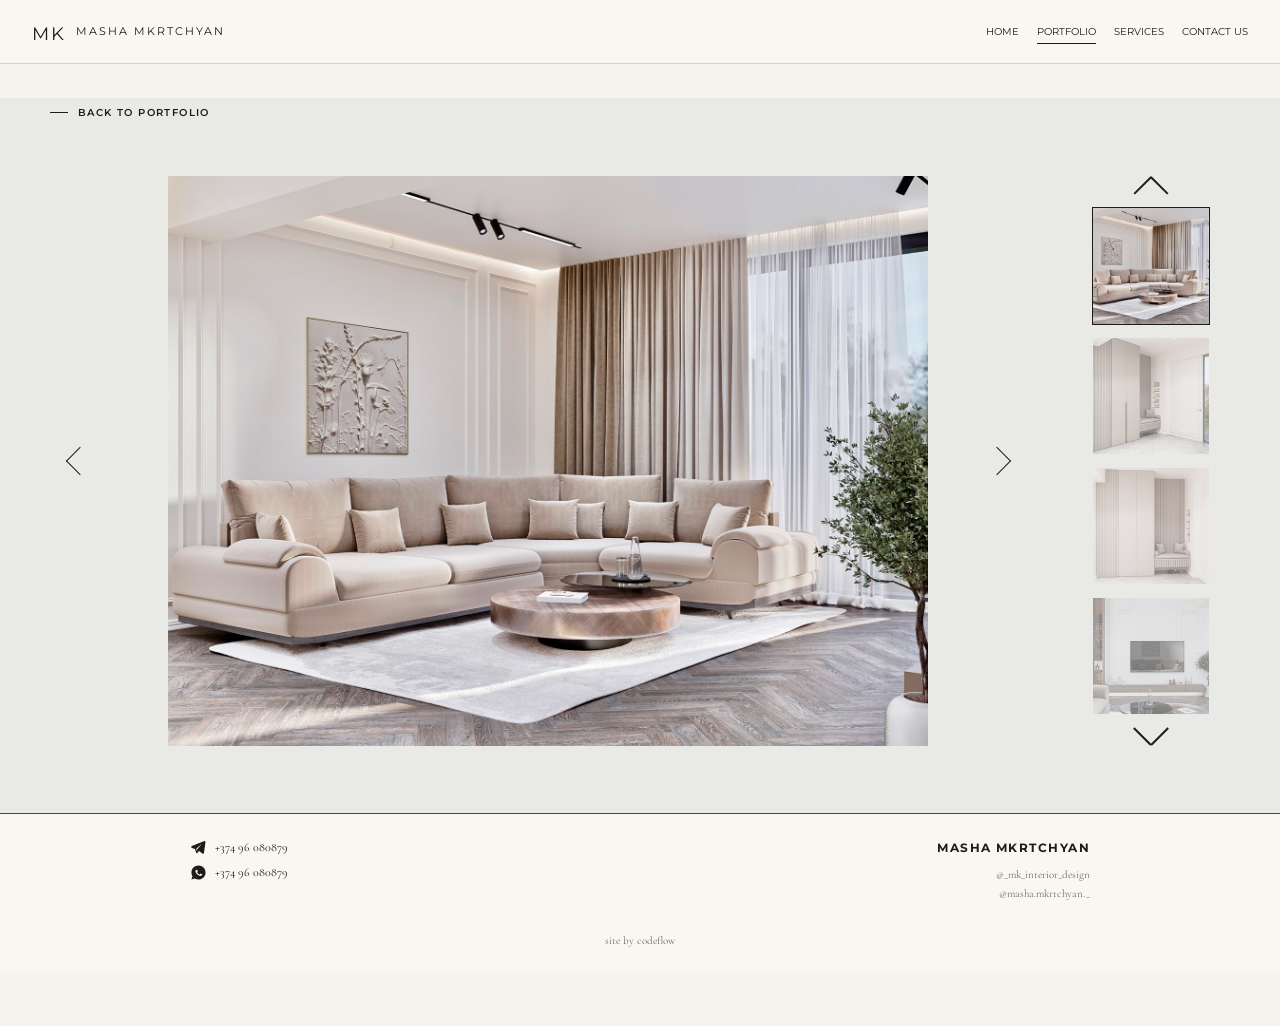
<file: product4.html>
<!DOCTYPE html>
<html lang="en">
  <head>
    <meta charset="UTF-8" />
    <meta name="viewport" content="width=device-width, initial-scale=1.0" />
    <title>Project 04 | Masha Mkrtchyan Interior Design</title>
    <link rel="stylesheet" href="styles.css" />
  </head>
  <body>
    <header class="site-header" data-header>
      <a class="brand" href="index.html" aria-label="Masha Mkrtchyan home">
        <span class="brand-mark">MK</span>
        <span>MASHA MKRTCHYAN</span>
      </a>

      <button class="menu-toggle" type="button" data-menu-toggle aria-label="Open menu">
        <span></span>
        <span></span>
      </button>

      <nav class="site-nav" data-nav>
        <a href="index.html">Home</a>
        <a class="is-active" href="portfolio.html" aria-current="page">Portfolio</a>
        <a href="service.html">Services</a>
        <a href="contact.html">Contact Us</a>
      </nav>
    </header>

    <main class="project-page">
      <div class="project-toolbar">
        <a class="project-back" href="portfolio.html">Back to portfolio</a>
      </div>

      <section class="project-gallery project-gallery-wide" aria-label="Project image gallery">
        <button class="project-arrow project-arrow-left" type="button" data-detail-prev aria-label="Previous image"></button>

        <figure class="project-main">
          <img src="assets/optimized/f1.jpg" alt="Modern living room with curved sofa and round coffee table" data-detail-main />
        </figure>

        <button class="project-arrow project-arrow-right" type="button" data-detail-next aria-label="Next image"></button>

        <div class="project-thumbs" data-detail-thumbs aria-label="Project thumbnails">
          <button class="project-thumb-arrow project-thumb-arrow-up" type="button" data-detail-prev aria-label="Previous thumbnail"></button>
          <button class="is-active" type="button" data-detail-thumb="0" data-detail-alt="Modern living room with curved sofa and round coffee table" aria-label="Show project image 1">
            <img src="assets/optimized/f1.jpg" alt="" loading="lazy" decoding="async" />
          </button>
          <button type="button" data-detail-thumb="1" data-detail-alt="Living room detail with soft beige palette" aria-label="Show project image 2">
            <img src="assets/optimized/f2.jpg" alt="" loading="lazy" decoding="async" />
          </button>
          <button type="button" data-detail-thumb="2" data-detail-alt="Elegant living area with layered textures" aria-label="Show project image 3">
            <img src="assets/optimized/f3.jpg" alt="" loading="lazy" decoding="async" />
          </button>
          <button type="button" data-detail-thumb="3" data-detail-alt="Interior detail with calm modern furniture" aria-label="Show project image 4">
            <img src="assets/optimized/f4.jpg" alt="" loading="lazy" decoding="async" />
          </button>
          <button class="project-thumb-arrow project-thumb-arrow-down" type="button" data-detail-next aria-label="Next thumbnail"></button>
        </div>
      </section>
    </main>

    <footer class="site-footer footer-panel portfolio-footer">
      <div class="section-inner footer-grid">
        <div class="footer-contact">
          <div class="footer-contact-item">
            <svg width="20" height="20" viewBox="0 0 24 24" fill="currentColor" xmlns="http://www.w3.org/2000/svg">
              <path d="M21.944 3.054a1.5 1.5 0 0 0-1.537-.212L2.604 10.03a1.5 1.5 0 0 0 .09 2.79l4.306 1.434 1.67 5.01a1 1 0 0 0 1.72.338l2.38-2.694 4.64 3.412a1.5 1.5 0 0 0 2.344-1.01l2-14.5a1.5 1.5 0 0 0-.81-1.756zM10 17.5l-1.2-3.6 8.3-7.4-7.1 8.4z"/>
            </svg>
            <span>+374 96 080879</span>
          </div>
          <div class="footer-contact-item">
            <svg width="20" height="20" viewBox="0 0 24 24" fill="currentColor" xmlns="http://www.w3.org/2000/svg">
              <path d="M12 2C6.477 2 2 6.477 2 12c0 1.89.525 3.66 1.438 5.168L2 22l4.977-1.418A9.955 9.955 0 0 0 12 22c5.523 0 10-4.477 10-10S17.523 2 12 2zm4.93 13.57c-.2.56-1.18 1.1-1.62 1.16-.44.07-.86.1-2.77-.58-2.33-.83-3.83-3.2-3.94-3.35-.12-.14-.96-1.28-.96-2.44s.6-1.73.82-1.97c.22-.24.48-.3.64-.3h.46c.15 0 .35-.06.55.42.2.48.68 1.66.74 1.78.06.12.1.26.02.42-.08.16-.12.26-.24.4-.12.14-.25.31-.36.42-.12.12-.24.25-.1.49.14.24.62.99 1.33 1.6.91.8 1.68 1.05 1.92 1.17.24.12.38.1.52-.06.14-.16.6-.7.76-.94.16-.24.32-.2.54-.12.22.08 1.4.66 1.64.78.24.12.4.18.46.28.06.1.06.56-.14 1.12z"/>
            </svg>
            <span>+374 96 080879</span>
          </div>
        </div>

        <div class="footer-info">
          <p class="footer-name">Masha Mkrtchyan</p>
          <p class="footer-socials">@_mk_interior_design<br />@masha.mkrtchyan._</p>
        </div>
      </div>

      <p class="footer-credit">site by codeflow</p>
    </footer>

    <script src="script.js"></script>
  </body>
</html>
</file>
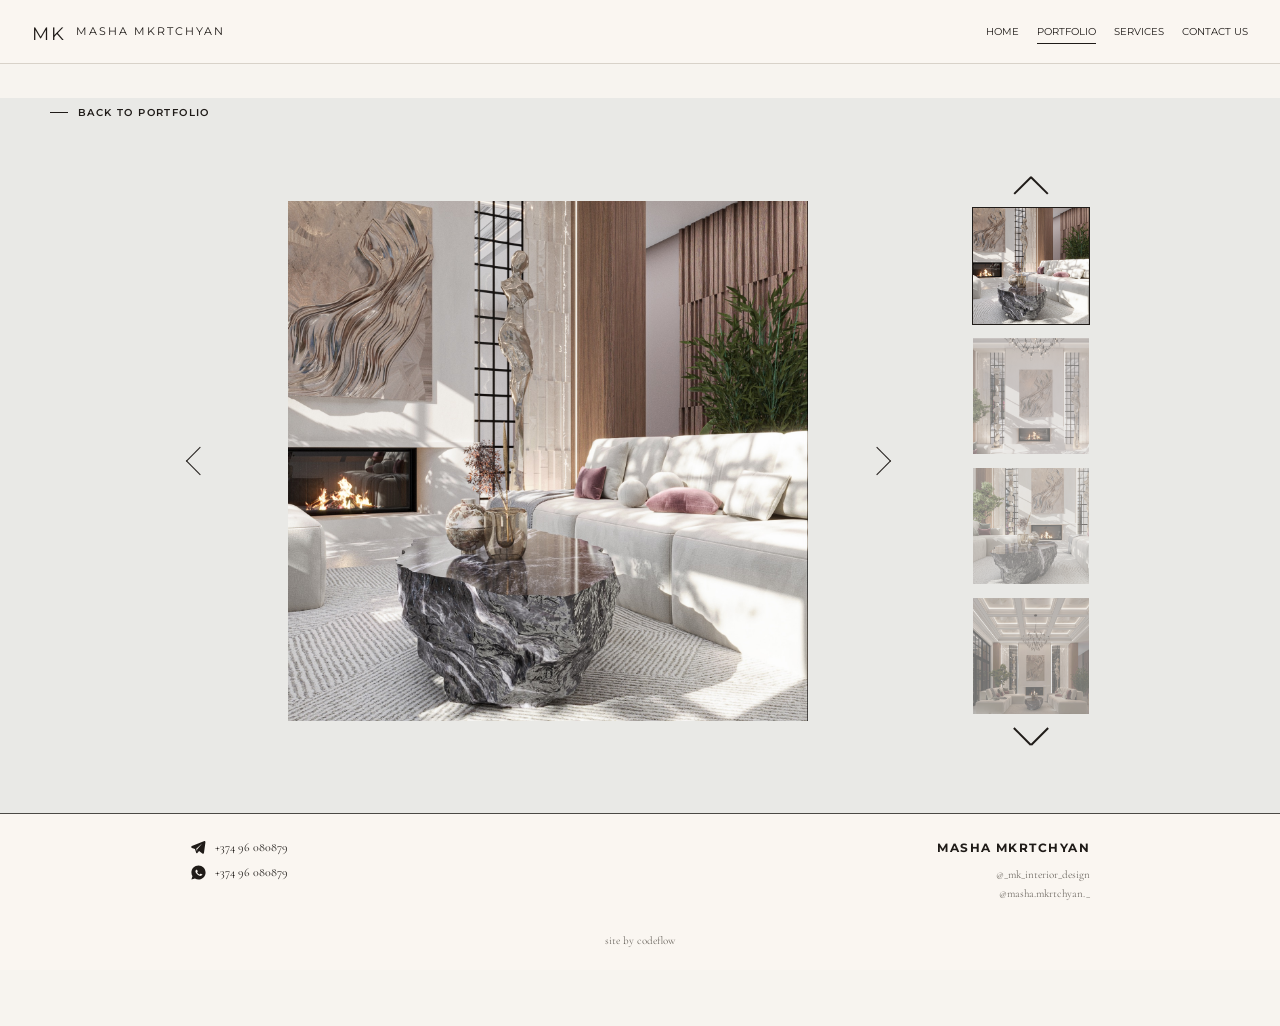
<file: product5.html>
<!DOCTYPE html>
<html lang="en">
  <head>
    <meta charset="UTF-8" />
    <meta name="viewport" content="width=device-width, initial-scale=1.0" />
    <title>Project 05 | Masha Mkrtchyan Interior Design</title>
    <link rel="stylesheet" href="styles.css" />
  </head>
  <body>
    <header class="site-header" data-header>
      <a class="brand" href="index.html" aria-label="Masha Mkrtchyan home">
        <span class="brand-mark">MK</span>
        <span>MASHA MKRTCHYAN</span>
      </a>

      <button class="menu-toggle" type="button" data-menu-toggle aria-label="Open menu">
        <span></span>
        <span></span>
      </button>

      <nav class="site-nav" data-nav>
        <a href="index.html">Home</a>
        <a class="is-active" href="portfolio.html" aria-current="page">Portfolio</a>
        <a href="service.html">Services</a>
        <a href="contact.html">Contact Us</a>
      </nav>
    </header>

    <main class="project-page">
      <div class="project-toolbar">
        <a class="project-back" href="portfolio.html">Back to portfolio</a>
      </div>

      <section class="project-gallery project-gallery-square" aria-label="Project image gallery">
        <button class="project-arrow project-arrow-left" type="button" data-detail-prev aria-label="Previous image"></button>

        <figure class="project-main">
          <img src="assets/optimized/d1.jpg" alt="Elegant lounge interior with fireplace and chandelier" data-detail-main />
        </figure>

        <button class="project-arrow project-arrow-right" type="button" data-detail-next aria-label="Next image"></button>

        <div class="project-thumbs" data-detail-thumbs aria-label="Project thumbnails">
          <button class="project-thumb-arrow project-thumb-arrow-up" type="button" data-detail-prev aria-label="Previous thumbnail"></button>
          <button class="is-active" type="button" data-detail-thumb="0" data-detail-alt="Elegant lounge interior with fireplace and chandelier" aria-label="Show project image 1">
            <img src="assets/optimized/d1.jpg" alt="" loading="lazy" decoding="async" />
          </button>
          <button type="button" data-detail-thumb="1" data-detail-alt="Classic interior detail with warm light and refined decor" aria-label="Show project image 2">
            <img src="assets/optimized/d2.jpg" alt="" loading="lazy" decoding="async" />
          </button>
          <button type="button" data-detail-thumb="2" data-detail-alt="Fireplace lounge with layered luxury materials" aria-label="Show project image 3">
            <img src="assets/optimized/d3.jpg" alt="" loading="lazy" decoding="async" />
          </button>
          <button type="button" data-detail-thumb="3" data-detail-alt="Elegant sitting room with chandelier and soft seating" aria-label="Show project image 4">
            <img src="assets/optimized/d4.jpg" alt="" loading="lazy" decoding="async" />
          </button>
          <button class="project-thumb-arrow project-thumb-arrow-down" type="button" data-detail-next aria-label="Next thumbnail"></button>
        </div>
      </section>
    </main>

    <footer class="site-footer footer-panel portfolio-footer">
      <div class="section-inner footer-grid">
        <div class="footer-contact">
          <div class="footer-contact-item">
            <svg width="20" height="20" viewBox="0 0 24 24" fill="currentColor" xmlns="http://www.w3.org/2000/svg">
              <path d="M21.944 3.054a1.5 1.5 0 0 0-1.537-.212L2.604 10.03a1.5 1.5 0 0 0 .09 2.79l4.306 1.434 1.67 5.01a1 1 0 0 0 1.72.338l2.38-2.694 4.64 3.412a1.5 1.5 0 0 0 2.344-1.01l2-14.5a1.5 1.5 0 0 0-.81-1.756zM10 17.5l-1.2-3.6 8.3-7.4-7.1 8.4z"/>
            </svg>
            <span>+374 96 080879</span>
          </div>
          <div class="footer-contact-item">
            <svg width="20" height="20" viewBox="0 0 24 24" fill="currentColor" xmlns="http://www.w3.org/2000/svg">
              <path d="M12 2C6.477 2 2 6.477 2 12c0 1.89.525 3.66 1.438 5.168L2 22l4.977-1.418A9.955 9.955 0 0 0 12 22c5.523 0 10-4.477 10-10S17.523 2 12 2zm4.93 13.57c-.2.56-1.18 1.1-1.62 1.16-.44.07-.86.1-2.77-.58-2.33-.83-3.83-3.2-3.94-3.35-.12-.14-.96-1.28-.96-2.44s.6-1.73.82-1.97c.22-.24.48-.3.64-.3h.46c.15 0 .35-.06.55.42.2.48.68 1.66.74 1.78.06.12.1.26.02.42-.08.16-.12.26-.24.4-.12.14-.25.31-.36.42-.12.12-.24.25-.1.49.14.24.62.99 1.33 1.6.91.8 1.68 1.05 1.92 1.17.24.12.38.1.52-.06.14-.16.6-.7.76-.94.16-.24.32-.2.54-.12.22.08 1.4.66 1.64.78.24.12.4.18.46.28.06.1.06.56-.14 1.12z"/>
            </svg>
            <span>+374 96 080879</span>
          </div>
        </div>

        <div class="footer-info">
          <p class="footer-name">Masha Mkrtchyan</p>
          <p class="footer-socials">@_mk_interior_design<br />@masha.mkrtchyan._</p>
        </div>
      </div>

      <p class="footer-credit">site by codeflow</p>
    </footer>

    <script src="script.js"></script>
  </body>
</html>
</file>
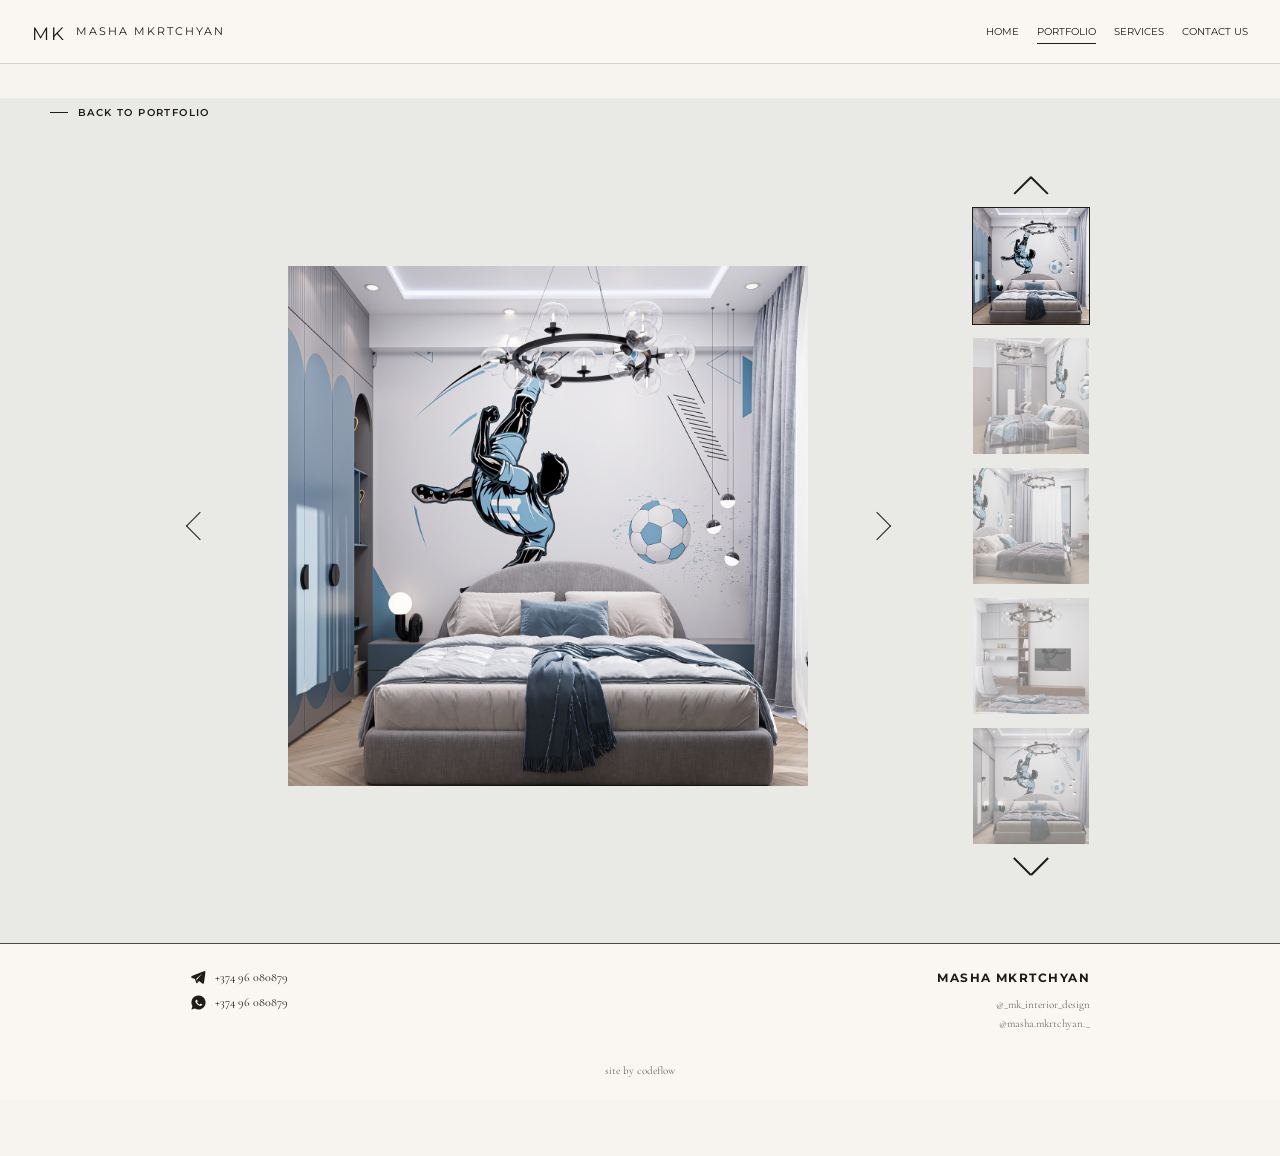
<file: product6.html>
<!DOCTYPE html>
<html lang="en">
  <head>
    <meta charset="UTF-8" />
    <meta name="viewport" content="width=device-width, initial-scale=1.0" />
    <title>Project 06 | Masha Mkrtchyan Interior Design</title>
    <link rel="stylesheet" href="styles.css" />
  </head>
  <body>
    <header class="site-header" data-header>
      <a class="brand" href="index.html" aria-label="Masha Mkrtchyan home">
        <span class="brand-mark">MK</span>
        <span>MASHA MKRTCHYAN</span>
      </a>

      <button class="menu-toggle" type="button" data-menu-toggle aria-label="Open menu">
        <span></span>
        <span></span>
      </button>

      <nav class="site-nav" data-nav>
        <a href="index.html">Home</a>
        <a class="is-active" href="portfolio.html" aria-current="page">Portfolio</a>
        <a href="service.html">Services</a>
        <a href="contact.html">Contact Us</a>
      </nav>
    </header>

    <main class="project-page">
      <div class="project-toolbar">
        <a class="project-back" href="portfolio.html">Back to portfolio</a>
      </div>

      <section class="project-gallery project-gallery-square" aria-label="Project image gallery">
        <button class="project-arrow project-arrow-left" type="button" data-detail-prev aria-label="Previous image"></button>

        <figure class="project-main">
          <img src="assets/optimized/t1.jpg" alt="Kids bedroom with football wall art and blue storage details" data-detail-main />
        </figure>

        <button class="project-arrow project-arrow-right" type="button" data-detail-next aria-label="Next image"></button>

        <div class="project-thumbs" data-detail-thumbs aria-label="Project thumbnails">
          <button class="project-thumb-arrow project-thumb-arrow-up" type="button" data-detail-prev aria-label="Previous thumbnail"></button>
          <button class="is-active" type="button" data-detail-thumb="0" data-detail-alt="Kids bedroom with football wall art and blue storage details" aria-label="Show project image 1">
            <img src="assets/optimized/t1.jpg" alt="" loading="lazy" decoding="async" />
          </button>
          <button type="button" data-detail-thumb="1" data-detail-alt="Kids bedroom with mirrored wardrobe and sports wall graphic" aria-label="Show project image 2">
            <img src="assets/optimized/t2.jpg" alt="" loading="lazy" decoding="async" />
          </button>
          <button type="button" data-detail-thumb="2" data-detail-alt="Bright kids bedroom with soft blue accents and round lighting" aria-label="Show project image 3">
            <img src="assets/optimized/t3.jpg" alt="" loading="lazy" decoding="async" />
          </button>
          <button type="button" data-detail-thumb="3" data-detail-alt="Kids bedroom storage design with rounded blue panels" aria-label="Show project image 4">
            <img src="assets/optimized/t4.jpg" alt="" loading="lazy" decoding="async" />
          </button>
          <button type="button" data-detail-thumb="4" data-detail-alt="Football themed bedroom with soft gray bed and blue accents" aria-label="Show project image 5">
            <img src="assets/optimized/t5.jpg" alt="" loading="lazy" decoding="async" />
          </button>
          <button class="project-thumb-arrow project-thumb-arrow-down" type="button" data-detail-next aria-label="Next thumbnail"></button>
        </div>
      </section>
    </main>

    <footer class="site-footer footer-panel portfolio-footer">
      <div class="section-inner footer-grid">
        <div class="footer-contact">
          <div class="footer-contact-item">
            <svg width="20" height="20" viewBox="0 0 24 24" fill="currentColor" xmlns="http://www.w3.org/2000/svg">
              <path d="M21.944 3.054a1.5 1.5 0 0 0-1.537-.212L2.604 10.03a1.5 1.5 0 0 0 .09 2.79l4.306 1.434 1.67 5.01a1 1 0 0 0 1.72.338l2.38-2.694 4.64 3.412a1.5 1.5 0 0 0 2.344-1.01l2-14.5a1.5 1.5 0 0 0-.81-1.756zM10 17.5l-1.2-3.6 8.3-7.4-7.1 8.4z"/>
            </svg>
            <span>+374 96 080879</span>
          </div>
          <div class="footer-contact-item">
            <svg width="20" height="20" viewBox="0 0 24 24" fill="currentColor" xmlns="http://www.w3.org/2000/svg">
              <path d="M12 2C6.477 2 2 6.477 2 12c0 1.89.525 3.66 1.438 5.168L2 22l4.977-1.418A9.955 9.955 0 0 0 12 22c5.523 0 10-4.477 10-10S17.523 2 12 2zm4.93 13.57c-.2.56-1.18 1.1-1.62 1.16-.44.07-.86.1-2.77-.58-2.33-.83-3.83-3.2-3.94-3.35-.12-.14-.96-1.28-.96-2.44s.6-1.73.82-1.97c.22-.24.48-.3.64-.3h.46c.15 0 .35-.06.55.42.2.48.68 1.66.74 1.78.06.12.1.26.02.42-.08.16-.12.26-.24.4-.12.14-.25.31-.36.42-.12.12-.24.25-.1.49.14.24.62.99 1.33 1.6.91.8 1.68 1.05 1.92 1.17.24.12.38.1.52-.06.14-.16.6-.7.76-.94.16-.24.32-.2.54-.12.22.08 1.4.66 1.64.78.24.12.4.18.46.28.06.1.06.56-.14 1.12z"/>
            </svg>
            <span>+374 96 080879</span>
          </div>
        </div>

        <div class="footer-info">
          <p class="footer-name">Masha Mkrtchyan</p>
          <p class="footer-socials">@_mk_interior_design<br />@masha.mkrtchyan._</p>
        </div>
      </div>

      <p class="footer-credit">site by codeflow</p>
    </footer>

    <script src="script.js"></script>
  </body>
</html>
</file>
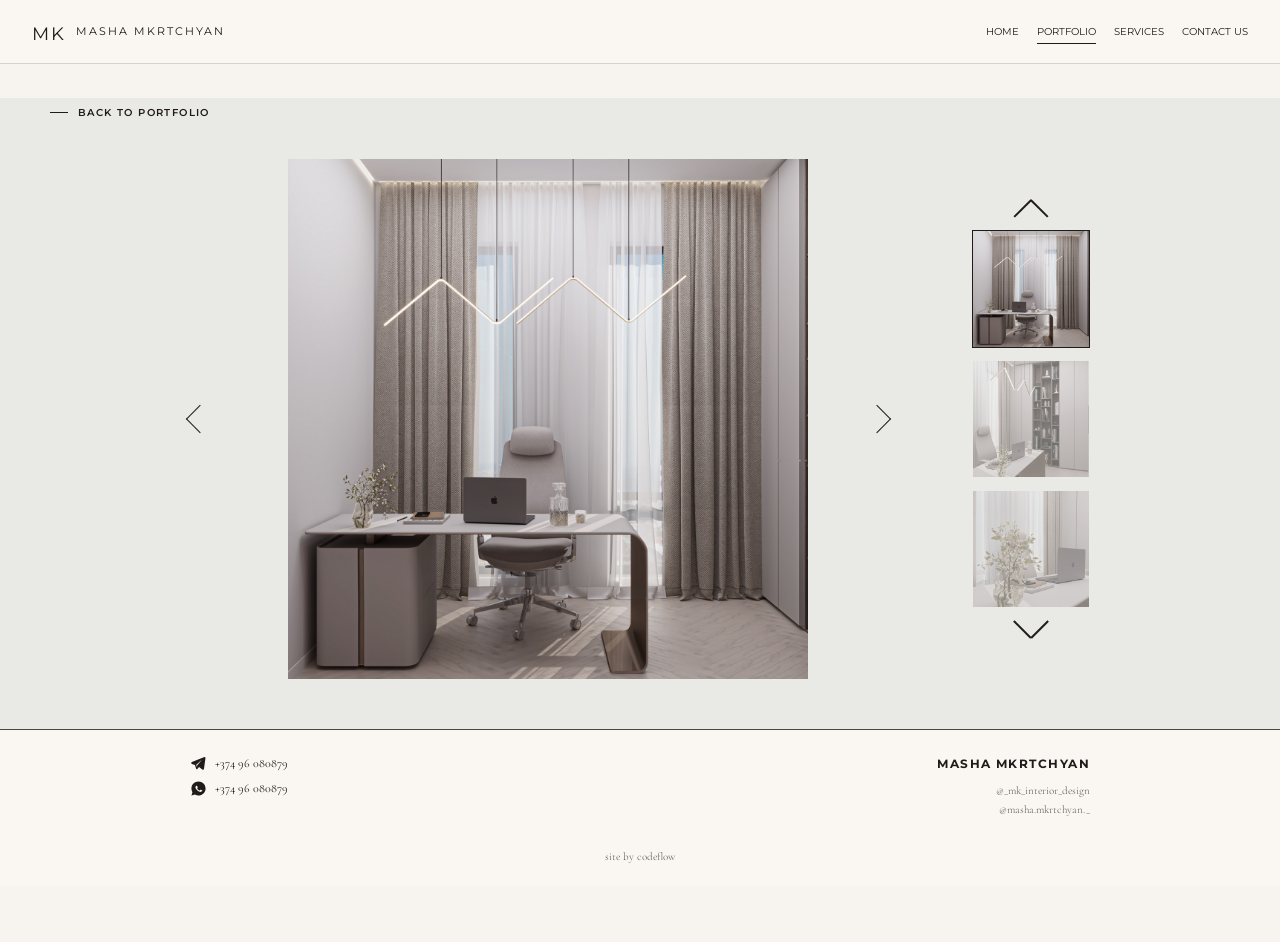
<file: product7.html>
<!DOCTYPE html>
<html lang="en">
  <head>
    <meta charset="UTF-8" />
    <meta name="viewport" content="width=device-width, initial-scale=1.0" />
    <title>Project 07 | Masha Mkrtchyan Interior Design</title>
    <link rel="stylesheet" href="styles.css" />
  </head>
  <body>
    <header class="site-header" data-header>
      <a class="brand" href="index.html" aria-label="Masha Mkrtchyan home">
        <span class="brand-mark">MK</span>
        <span>MASHA MKRTCHYAN</span>
      </a>

      <button class="menu-toggle" type="button" data-menu-toggle aria-label="Open menu">
        <span></span>
        <span></span>
      </button>

      <nav class="site-nav" data-nav>
        <a href="index.html">Home</a>
        <a class="is-active" href="portfolio.html" aria-current="page">Portfolio</a>
        <a href="service.html">Services</a>
        <a href="contact.html">Contact Us</a>
      </nav>
    </header>

    <main class="project-page">
      <div class="project-toolbar">
        <a class="project-back" href="portfolio.html">Back to portfolio</a>
      </div>

      <section class="project-gallery project-gallery-square" aria-label="Project image gallery">
        <button class="project-arrow project-arrow-left" type="button" data-detail-prev aria-label="Previous image"></button>

        <figure class="project-main">
          <img src="assets/optimized/u1.jpg" alt="Light home office with soft curtains and sculptural desk" data-detail-main />
        </figure>

        <button class="project-arrow project-arrow-right" type="button" data-detail-next aria-label="Next image"></button>

        <div class="project-thumbs" data-detail-thumbs aria-label="Project thumbnails">
          <button class="project-thumb-arrow project-thumb-arrow-up" type="button" data-detail-prev aria-label="Previous thumbnail"></button>
          <button class="is-active" type="button" data-detail-thumb="0" data-detail-alt="Light home office with soft curtains and sculptural desk" aria-label="Show project image 1">
            <img src="assets/optimized/u1.jpg" alt="" loading="lazy" decoding="async" />
          </button>
          <button type="button" data-detail-thumb="1" data-detail-alt="Minimal home office with warm lighting and neutral storage" aria-label="Show project image 2">
            <img src="assets/optimized/u2.jpg" alt="" loading="lazy" decoding="async" />
          </button>
          <button type="button" data-detail-thumb="2" data-detail-alt="Calm office interior with layered curtains and refined details" aria-label="Show project image 3">
            <img src="assets/optimized/u3.jpg" alt="" loading="lazy" decoding="async" />
          </button>
          <button class="project-thumb-arrow project-thumb-arrow-down" type="button" data-detail-next aria-label="Next thumbnail"></button>
        </div>
      </section>
    </main>

    <footer class="site-footer footer-panel portfolio-footer">
      <div class="section-inner footer-grid">
        <div class="footer-contact">
          <div class="footer-contact-item">
            <svg width="20" height="20" viewBox="0 0 24 24" fill="currentColor" xmlns="http://www.w3.org/2000/svg">
              <path d="M21.944 3.054a1.5 1.5 0 0 0-1.537-.212L2.604 10.03a1.5 1.5 0 0 0 .09 2.79l4.306 1.434 1.67 5.01a1 1 0 0 0 1.72.338l2.38-2.694 4.64 3.412a1.5 1.5 0 0 0 2.344-1.01l2-14.5a1.5 1.5 0 0 0-.81-1.756zM10 17.5l-1.2-3.6 8.3-7.4-7.1 8.4z"/>
            </svg>
            <span>+374 96 080879</span>
          </div>
          <div class="footer-contact-item">
            <svg width="20" height="20" viewBox="0 0 24 24" fill="currentColor" xmlns="http://www.w3.org/2000/svg">
              <path d="M12 2C6.477 2 2 6.477 2 12c0 1.89.525 3.66 1.438 5.168L2 22l4.977-1.418A9.955 9.955 0 0 0 12 22c5.523 0 10-4.477 10-10S17.523 2 12 2zm4.93 13.57c-.2.56-1.18 1.1-1.62 1.16-.44.07-.86.1-2.77-.58-2.33-.83-3.83-3.2-3.94-3.35-.12-.14-.96-1.28-.96-2.44s.6-1.73.82-1.97c.22-.24.48-.3.64-.3h.46c.15 0 .35-.06.55.42.2.48.68 1.66.74 1.78.06.12.1.26.02.42-.08.16-.12.26-.24.4-.12.14-.25.31-.36.42-.12.12-.24.25-.1.49.14.24.62.99 1.33 1.6.91.8 1.68 1.05 1.92 1.17.24.12.38.1.52-.06.14-.16.6-.7.76-.94.16-.24.32-.2.54-.12.22.08 1.4.66 1.64.78.24.12.4.18.46.28.06.1.06.56-.14 1.12z"/>
            </svg>
            <span>+374 96 080879</span>
          </div>
        </div>

        <div class="footer-info">
          <p class="footer-name">Masha Mkrtchyan</p>
          <p class="footer-socials">@_mk_interior_design<br />@masha.mkrtchyan._</p>
        </div>
      </div>

      <p class="footer-credit">site by codeflow</p>
    </footer>

    <script src="script.js"></script>
  </body>
</html>
</file>
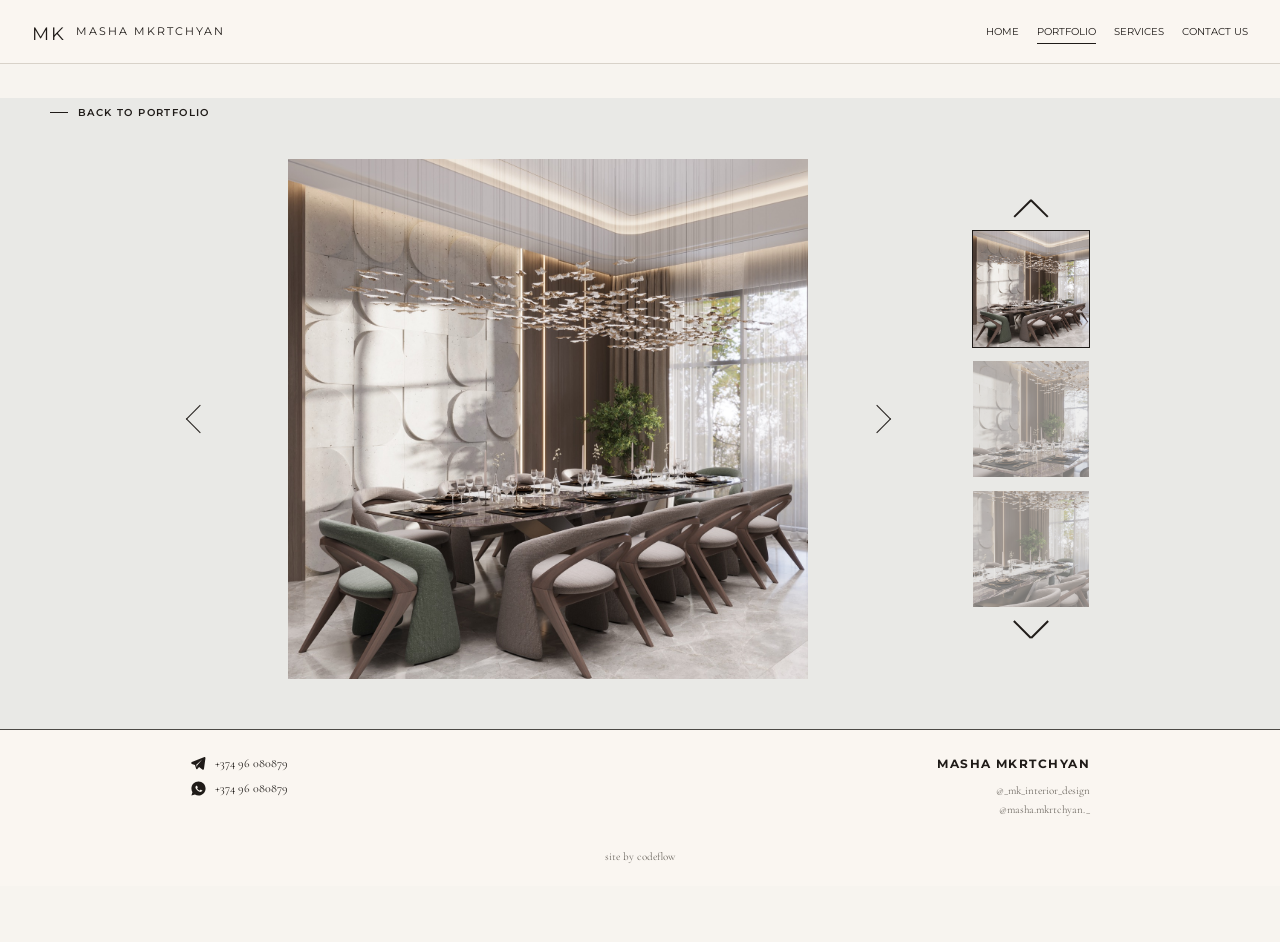
<file: product8.html>
<!DOCTYPE html>
<html lang="en">
  <head>
    <meta charset="UTF-8" />
    <meta name="viewport" content="width=device-width, initial-scale=1.0" />
    <title>Project 08 | Masha Mkrtchyan Interior Design</title>
    <link rel="stylesheet" href="styles.css" />
  </head>
  <body>
    <header class="site-header" data-header>
      <a class="brand" href="index.html" aria-label="Masha Mkrtchyan home">
        <span class="brand-mark">MK</span>
        <span>MASHA MKRTCHYAN</span>
      </a>

      <button class="menu-toggle" type="button" data-menu-toggle aria-label="Open menu">
        <span></span>
        <span></span>
      </button>

      <nav class="site-nav" data-nav>
        <a href="index.html">Home</a>
        <a class="is-active" href="portfolio.html" aria-current="page">Portfolio</a>
        <a href="service.html">Services</a>
        <a href="contact.html">Contact Us</a>
      </nav>
    </header>

    <main class="project-page">
      <div class="project-toolbar">
        <a class="project-back" href="portfolio.html">Back to portfolio</a>
      </div>

      <section class="project-gallery project-gallery-square" aria-label="Project image gallery">
        <button class="project-arrow project-arrow-left" type="button" data-detail-prev aria-label="Previous image"></button>

        <figure class="project-main">
          <img src="assets/optimized/v1.jpg" alt="Grand dining room with sculptural chandelier and textured wall" data-detail-main />
        </figure>

        <button class="project-arrow project-arrow-right" type="button" data-detail-next aria-label="Next image"></button>

        <div class="project-thumbs" data-detail-thumbs aria-label="Project thumbnails">
          <button class="project-thumb-arrow project-thumb-arrow-up" type="button" data-detail-prev aria-label="Previous thumbnail"></button>
          <button class="is-active" type="button" data-detail-thumb="0" data-detail-alt="Grand dining room with sculptural chandelier and textured wall" aria-label="Show project image 1">
            <img src="assets/optimized/v1.jpg" alt="" loading="lazy" decoding="async" />
          </button>
          <button type="button" data-detail-thumb="1" data-detail-alt="Luxury dining interior with long table and layered lighting" aria-label="Show project image 2">
            <img src="assets/optimized/v2.jpg" alt="" loading="lazy" decoding="async" />
          </button>
          <button type="button" data-detail-thumb="2" data-detail-alt="Elegant dining space with warm wood panels and soft daylight" aria-label="Show project image 3">
            <img src="assets/optimized/v3.jpg" alt="" loading="lazy" decoding="async" />
          </button>
          <button class="project-thumb-arrow project-thumb-arrow-down" type="button" data-detail-next aria-label="Next thumbnail"></button>
        </div>
      </section>
    </main>

    <footer class="site-footer footer-panel portfolio-footer">
      <div class="section-inner footer-grid">
        <div class="footer-contact">
          <div class="footer-contact-item">
            <svg width="20" height="20" viewBox="0 0 24 24" fill="currentColor" xmlns="http://www.w3.org/2000/svg">
              <path d="M21.944 3.054a1.5 1.5 0 0 0-1.537-.212L2.604 10.03a1.5 1.5 0 0 0 .09 2.79l4.306 1.434 1.67 5.01a1 1 0 0 0 1.72.338l2.38-2.694 4.64 3.412a1.5 1.5 0 0 0 2.344-1.01l2-14.5a1.5 1.5 0 0 0-.81-1.756zM10 17.5l-1.2-3.6 8.3-7.4-7.1 8.4z"/>
            </svg>
            <span>+374 96 080879</span>
          </div>
          <div class="footer-contact-item">
            <svg width="20" height="20" viewBox="0 0 24 24" fill="currentColor" xmlns="http://www.w3.org/2000/svg">
              <path d="M12 2C6.477 2 2 6.477 2 12c0 1.89.525 3.66 1.438 5.168L2 22l4.977-1.418A9.955 9.955 0 0 0 12 22c5.523 0 10-4.477 10-10S17.523 2 12 2zm4.93 13.57c-.2.56-1.18 1.1-1.62 1.16-.44.07-.86.1-2.77-.58-2.33-.83-3.83-3.2-3.94-3.35-.12-.14-.96-1.28-.96-2.44s.6-1.73.82-1.97c.22-.24.48-.3.64-.3h.46c.15 0 .35-.06.55.42.2.48.68 1.66.74 1.78.06.12.1.26.02.42-.08.16-.12.26-.24.4-.12.14-.25.31-.36.42-.12.12-.24.25-.1.49.14.24.62.99 1.33 1.6.91.8 1.68 1.05 1.92 1.17.24.12.38.1.52-.06.14-.16.6-.7.76-.94.16-.24.32-.2.54-.12.22.08 1.4.66 1.64.78.24.12.4.18.46.28.06.1.06.56-.14 1.12z"/>
            </svg>
            <span>+374 96 080879</span>
          </div>
        </div>

        <div class="footer-info">
          <p class="footer-name">Masha Mkrtchyan</p>
          <p class="footer-socials">@_mk_interior_design<br />@masha.mkrtchyan._</p>
        </div>
      </div>

      <p class="footer-credit">site by codeflow</p>
    </footer>

    <script src="script.js"></script>
  </body>
</html>
</file>
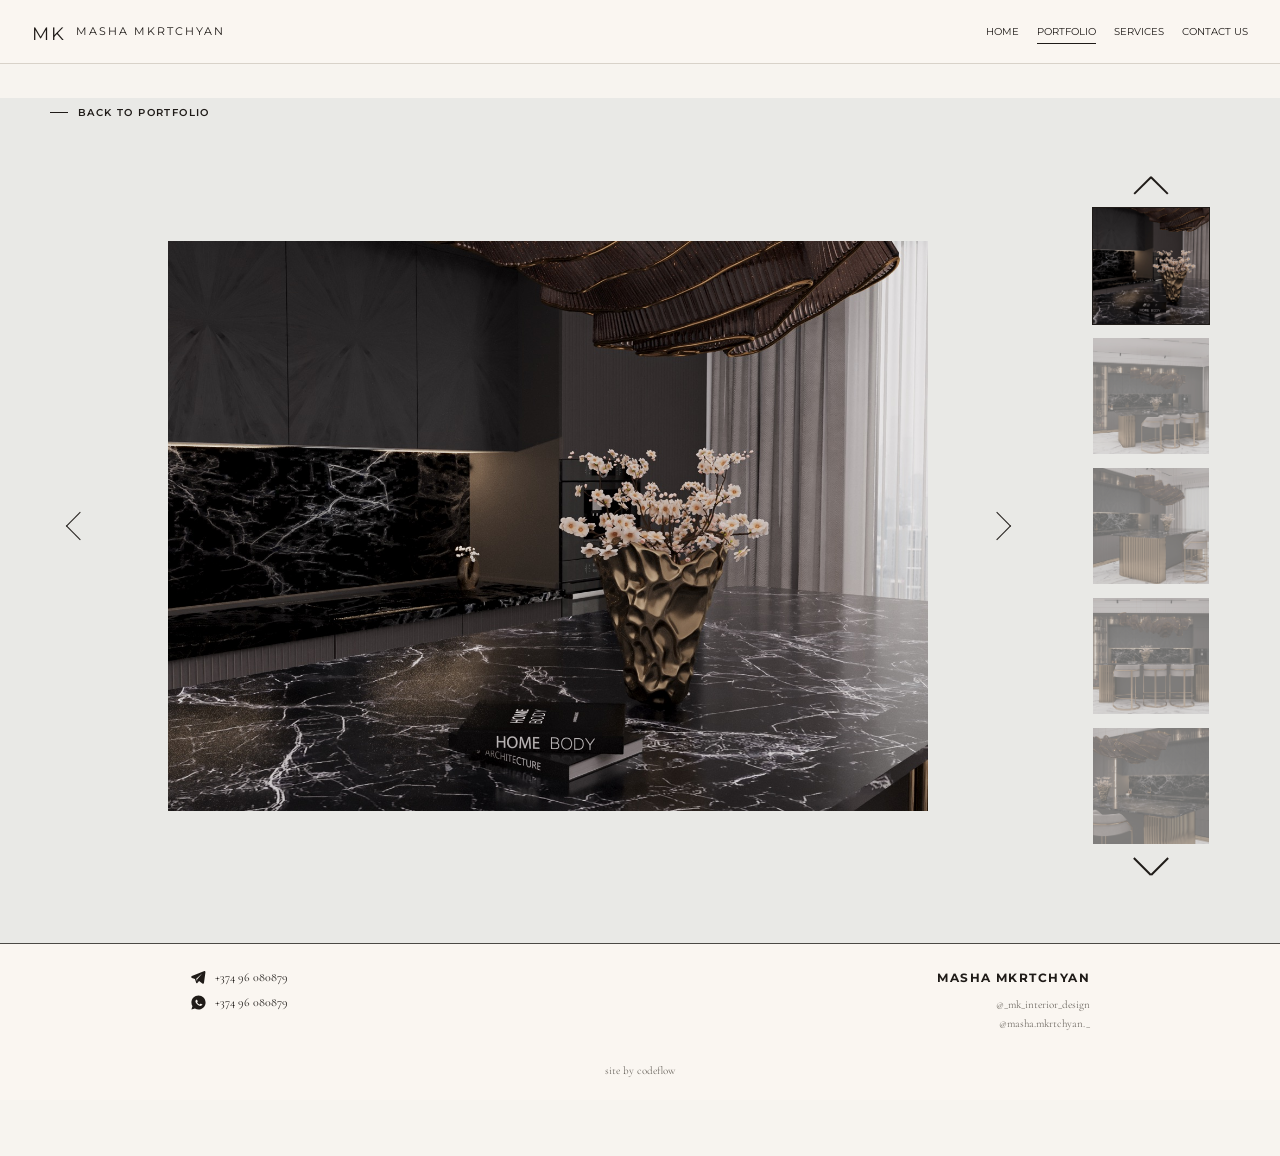
<file: product9.html>
<!DOCTYPE html>
<html lang="en">
  <head>
    <meta charset="UTF-8" />
    <meta name="viewport" content="width=device-width, initial-scale=1.0" />
    <title>Project 09 | Masha Mkrtchyan Interior Design</title>
    <link rel="stylesheet" href="styles.css" />
  </head>
  <body>
    <header class="site-header" data-header>
      <a class="brand" href="index.html" aria-label="Masha Mkrtchyan home">
        <span class="brand-mark">MK</span>
        <span>MASHA MKRTCHYAN</span>
      </a>

      <button class="menu-toggle" type="button" data-menu-toggle aria-label="Open menu">
        <span></span>
        <span></span>
      </button>

      <nav class="site-nav" data-nav>
        <a href="index.html">Home</a>
        <a class="is-active" href="portfolio.html" aria-current="page">Portfolio</a>
        <a href="service.html">Services</a>
        <a href="contact.html">Contact Us</a>
      </nav>
    </header>

    <main class="project-page">
      <div class="project-toolbar">
        <a class="project-back" href="portfolio.html">Back to portfolio</a>
      </div>

      <section class="project-gallery project-gallery-wide" aria-label="Project image gallery">
        <button class="project-arrow project-arrow-left" type="button" data-detail-prev aria-label="Previous image"></button>

        <figure class="project-main">
          <img src="assets/optimized/w1.jpg" alt="Dark marble kitchen with sculptural lighting and floral decor" data-detail-main />
        </figure>

        <button class="project-arrow project-arrow-right" type="button" data-detail-next aria-label="Next image"></button>

        <div class="project-thumbs" data-detail-thumbs aria-label="Project thumbnails">
          <button class="project-thumb-arrow project-thumb-arrow-up" type="button" data-detail-prev aria-label="Previous thumbnail"></button>
          <button class="is-active" type="button" data-detail-thumb="0" data-detail-alt="Dark marble kitchen with sculptural lighting and floral decor" aria-label="Show project image 1">
            <img src="assets/optimized/w1.jpg" alt="" loading="lazy" decoding="async" />
          </button>
          <button type="button" data-detail-thumb="1" data-detail-alt="Marble kitchen interior with dining island and warm bronze accents" aria-label="Show project image 2">
            <img src="assets/optimized/w2.jpg" alt="" loading="lazy" decoding="async" />
          </button>
          <button type="button" data-detail-thumb="2" data-detail-alt="Dark kitchen detail with stone backsplash and ambient lighting" aria-label="Show project image 3">
            <img src="assets/optimized/w3.jpg" alt="" loading="lazy" decoding="async" />
          </button>
          <button type="button" data-detail-thumb="3" data-detail-alt="Contemporary kitchen with black marble surfaces and soft curtains" aria-label="Show project image 4">
            <img src="assets/optimized/w4.jpg" alt="" loading="lazy" decoding="async" />
          </button>
          <button type="button" data-detail-thumb="4" data-detail-alt="Kitchen island detail with sculptural vase and black stone texture" aria-label="Show project image 5">
            <img src="assets/optimized/w5.jpg" alt="" loading="lazy" decoding="async" />
          </button>
          <button class="project-thumb-arrow project-thumb-arrow-down" type="button" data-detail-next aria-label="Next thumbnail"></button>
        </div>
      </section>
    </main>

    <footer class="site-footer footer-panel portfolio-footer">
      <div class="section-inner footer-grid">
        <div class="footer-contact">
          <div class="footer-contact-item">
            <svg width="20" height="20" viewBox="0 0 24 24" fill="currentColor" xmlns="http://www.w3.org/2000/svg">
              <path d="M21.944 3.054a1.5 1.5 0 0 0-1.537-.212L2.604 10.03a1.5 1.5 0 0 0 .09 2.79l4.306 1.434 1.67 5.01a1 1 0 0 0 1.72.338l2.38-2.694 4.64 3.412a1.5 1.5 0 0 0 2.344-1.01l2-14.5a1.5 1.5 0 0 0-.81-1.756zM10 17.5l-1.2-3.6 8.3-7.4-7.1 8.4z"/>
            </svg>
            <span>+374 96 080879</span>
          </div>
          <div class="footer-contact-item">
            <svg width="20" height="20" viewBox="0 0 24 24" fill="currentColor" xmlns="http://www.w3.org/2000/svg">
              <path d="M12 2C6.477 2 2 6.477 2 12c0 1.89.525 3.66 1.438 5.168L2 22l4.977-1.418A9.955 9.955 0 0 0 12 22c5.523 0 10-4.477 10-10S17.523 2 12 2zm4.93 13.57c-.2.56-1.18 1.1-1.62 1.16-.44.07-.86.1-2.77-.58-2.33-.83-3.83-3.2-3.94-3.35-.12-.14-.96-1.28-.96-2.44s.6-1.73.82-1.97c.22-.24.48-.3.64-.3h.46c.15 0 .35-.06.55.42.2.48.68 1.66.74 1.78.06.12.1.26.02.42-.08.16-.12.26-.24.4-.12.14-.25.31-.36.42-.12.12-.24.25-.1.49.14.24.62.99 1.33 1.6.91.8 1.68 1.05 1.92 1.17.24.12.38.1.52-.06.14-.16.6-.7.76-.94.16-.24.32-.2.54-.12.22.08 1.4.66 1.64.78.24.12.4.18.46.28.06.1.06.56-.14 1.12z"/>
            </svg>
            <span>+374 96 080879</span>
          </div>
        </div>

        <div class="footer-info">
          <p class="footer-name">Masha Mkrtchyan</p>
          <p class="footer-socials">@_mk_interior_design<br />@masha.mkrtchyan._</p>
        </div>
      </div>

      <p class="footer-credit">site by codeflow</p>
    </footer>

    <script src="script.js"></script>
  </body>
</html>
</file>
<file: styles.css>
@import url("https://fonts.googleapis.com/css2?family=Cormorant+Garamond:ital,wght@0,300;0,400;0,500;0,600;1,300;1,400;1,500&family=Montserrat:wght@400;500;600&family=Playfair+Display:wght@500;600;700&display=swap");

:root {
  --bg: #f7f4ef;
  --surface: #ffffff;
  --surface-soft: #faf6f1;
  --text: #1f1b18;
  --muted: #6f6a63;
  --border: #d8d2c9;
  --accent: #8e7f72;
  --shadow: 0 28px 90px rgba(24, 20, 16, 0.08);
  --radius: 30px;
  --max: 1200px;
  --ink: var(--text);
  --line: var(--border);
  --panel: var(--surface);
  --serif: "Cormorant Garamond", serif;
  --sans: "Montserrat", sans-serif;
}

* {
  box-sizing: border-box;
}

html {
  scroll-behavior: smooth;
}

body {
  margin: 0;
  background: var(--bg);
  color: var(--text);
  font-family: var(--serif);
  font-size: 14px;
  line-height: 1.6;
  overflow-x: hidden;
  animation: pageFadeIn 520ms ease both;
}

body.is-dialog-open {
  overflow: hidden;
}

body.loading {
  overflow: hidden;
}

#mk-loader {
  position: fixed;
  inset: 0;
  z-index: 999999;
  display: flex;
  align-items: center;
  justify-content: center;
  background:
    radial-gradient(circle at center, rgba(180, 140, 80, 0.08), transparent 35%),
    #030303;
  transition: opacity 600ms ease, visibility 600ms ease;
}

#mk-loader.is-hidden {
  visibility: hidden;
  opacity: 0;
  pointer-events: none;
}

.mk-logo {
  width: min(820px, 92vw);
  height: auto;
  overflow: visible;
}

.mk-letter {
  font-family: "Playfair Display", Georgia, serif;
  fill: rgba(215, 183, 124, 0);
  stroke: url(#mk-gradient);
  stroke-width: 2.4;
  stroke-linejoin: round;
  filter: url(#mk-glow);
  opacity: 0;
}

#mk-loader.is-static .mk-letter {
  fill: rgba(215, 183, 124, 0.12);
  stroke-width: 1.8;
  opacity: 1;
  animation: mkStaticLogoIn 720ms ease both;
}

#mk-loader.is-static .mk-line {
  opacity: 0.8;
  animation: mkStaticLogoIn 720ms ease 160ms both;
}

#mk-loader.is-static .mk-title,
#mk-loader.is-static .mk-subtitle {
  opacity: 1;
  animation: mkStaticLogoIn 720ms ease 240ms both;
}

.mk-m {
  font-size: 370px;
  font-weight: 600;
}

.mk-k {
  font-size: 300px;
  font-weight: 600;
  font-style: normal;
}

.mk-line {
  stroke: url(#mk-gradient);
  stroke-width: 1.4;
  opacity: 0;
  transform-origin: center;
}

.mk-title {
  font-family: "Cormorant Garamond", Georgia, serif;
  font-size: 34px;
  font-weight: 600;
  letter-spacing: 9px;
  fill: #d7b77c;
  opacity: 0;
}

.mk-subtitle {
  font-family: Arial, sans-serif;
  font-size: 13px;
  letter-spacing: 7px;
  fill: rgba(215, 183, 124, 0.65);
  opacity: 0;
}

img {
  display: block;
  max-width: 100%;
  height: auto;
}

button,
input,
textarea {
  font: inherit;
}

a {
  color: inherit;
  text-decoration: none;
}

@keyframes pageFadeIn {
  from {
    opacity: 0;
  }

  to {
    opacity: 1;
  }
}

@keyframes headerDropIn {
  from {
    opacity: 0;
    transform: translateY(-10px);
  }

  to {
    opacity: 1;
    transform: translateY(0);
  }
}

@keyframes modalIn {
  from {
    opacity: 0;
    transform: translateY(16px) scale(0.97);
  }

  to {
    opacity: 1;
    transform: translateY(0) scale(1);
  }
}

@keyframes mkStaticLogoIn {
  from {
    opacity: 0;
    transform: translateY(12px) scale(0.97);
    filter: blur(5px);
  }

  to {
    opacity: 1;
    transform: translateY(0) scale(1);
    filter: blur(0);
  }
}

@keyframes backdropIn {
  from {
    background: rgba(0, 0, 0, 0);
    backdrop-filter: blur(0);
  }

  to {
    background: rgba(0, 0, 0, 0.45);
    backdrop-filter: blur(3px);
  }
}

.reveal-on-scroll {
  opacity: 0;
  transform: translateY(24px);
  transition: opacity 760ms ease, transform 760ms ease;
}

.reveal-on-scroll.is-visible {
  opacity: 1;
  transform: translateY(0);
}

.site-header {
  position: sticky;
  top: 0;
  z-index: 20;
  display: flex;
  align-items: center;
  justify-content: space-between;
  min-height: 64px;
  margin: 0;
  padding: 14px 32px;
  background: rgba(250, 246, 241, 0.96);
  color: var(--text);
  border-bottom: 1px solid var(--border);
  backdrop-filter: blur(12px);
  animation: headerDropIn 560ms ease 100ms both;
}

.brand {
  display: inline-flex;
  align-items: center;
  gap: 10px;
  font-family: var(--sans);
  font-size: 11px;
  text-transform: uppercase;
  letter-spacing: 0.18em;
}

.brand-mark {
  display: inline-grid;
  place-items: center;
  width: 34px;
  height: 24px;
  font-family: var(--sans);
  font-size: 18px;
}

.site-nav {
  display: flex;
  align-items: center;
  gap: 18px;
  font-family: var(--sans);
  font-size: 10px;
  text-transform: uppercase;
}

.site-nav a {
  position: relative;
  padding: 4px 0;
  transition: color 180ms ease, opacity 180ms ease;
}

.site-nav a::after {
  position: absolute;
  right: 0;
  bottom: 0;
  left: 0;
  height: 1px;
  background: currentColor;
  transform: scaleX(0);
  transform-origin: left;
  transition: transform 180ms ease;
  content: "";
}

.site-nav a:hover::after,
.site-nav a:focus-visible::after,
.site-nav a.is-active::after {
  transform: scaleX(1);
}

.site-nav a.is-active {
  color: var(--text);
}

.menu-toggle {
  display: none;
  width: 38px;
  height: 34px;
  padding: 0;
  background: transparent;
  border: 1px solid rgba(31, 27, 24, 0.22);
  border-radius: 4px;
}

.menu-toggle span {
  display: block;
  width: 18px;
  height: 1px;
  margin: 6px auto;
  background: var(--text);
}

.hero {
  width: 100%;
  margin: 0;
  padding: 0;
  background: linear-gradient(180deg, #f8f3ec 0%, #f2ede7 100%);
}

.hero-media {
  position: relative;
  width: 100%;
  aspect-ratio: 1600 / 610;
  margin: 0;
  overflow: hidden;
  display: grid;
  place-items: center;
  background: var(--surface);
  border-radius: 0;
  box-shadow: none;
}

.hero-media img {
  width: 100%;
  height: 100%;
  min-height: 0;
  max-height: none;
  object-fit: cover;
  transition: opacity 340ms ease, transform 500ms ease;
}

.hero-media:hover img {
  transform: scale(1.01);
}

.viewer-arrow {
  position: absolute;
  top: 50%;
  z-index: 2;
  width: 44px;
  height: 44px;
  padding: 0;
  color: var(--text);
  background: rgba(255, 255, 255, 0.9);
  border: 1px solid rgba(31, 27, 24, 0.14);
  border-radius: 50%;
  transform: translateY(-50%);
  cursor: pointer;
  box-shadow: 0 18px 40px rgba(44, 38, 32, 0.12);
}

.hero-dots {
  display: flex;
  justify-content: center;
  gap: 10px;
  padding: 18px 0 0;
}

.hero-dots button {
  width: 10px;
  height: 10px;
  padding: 0;
  background: transparent;
  border: 1px solid var(--text);
  border-radius: 50%;
  cursor: pointer;
}

.hero-dots button.is-active {
  background: var(--text);
}

.section-pad {
  width: 100%;
  margin: 0;
  padding: 70px 32px;
}

.section-inner {
  max-width: var(--max);
  margin: 0 auto;
}

.section-heading,
.section-title {
  text-align: center;
}

.section-heading p,
.section-title span {
  margin: 0;
  font-style: italic;
  text-transform: uppercase;
  letter-spacing: 0.18em;
  color: var(--muted);
}

.section-heading h1,
.section-title h2 {
  margin: 14px 0 0;
  font-family: var(--serif);
  font-size: clamp(26px, 4vw, 42px);
  font-weight: 400;
  text-transform: uppercase;
}

.about-copy {
  display: grid;
  grid-template-columns: repeat(2, minmax(0, 1fr));
  gap: 46px;
  max-width: 940px;
  margin: 32px auto 32px;
  color: var(--muted);
  font-size: 15px;
}

.profile-photo {
  width: min(340px, 92vw);
  aspect-ratio: 1;
  margin: 0 auto;
  border-radius: 50%;
  object-fit: cover;
  box-shadow: var(--shadow);
  background: var(--surface);
}

.project-teaser-head {
  display: flex;
  justify-content: flex-end;
  width: min(1120px, 100%);
  margin: 0 auto 10px;
}

.project-teaser-head a {
  display: inline-flex;
  align-items: center;
  padding: 0;
  color: var(--text);
  font-style: italic;
  font-size: 15px;
  font-weight: 400;
  transition: transform 220ms ease, opacity 220ms ease;
}

.project-teaser-head a:hover {
  transform: translateX(4px);
  opacity: 0.65;
}

.masonry-grid {
  display: grid;
  grid-template-columns: repeat(2, minmax(0, 1fr));
  gap: clamp(32px, 5.6vw, 64px) clamp(28px, 5vw, 40px);
  width: min(1120px, 100%);
  margin: 0 auto;
}

.masonry-grid img {
  width: 100%;
  min-height: 260px;
  aspect-ratio: 318 / 503;
  object-fit: cover;
  border-radius: 0;
  box-shadow: none;
  transition: transform 420ms ease, filter 420ms ease;
}

.masonry-grid .project-preview-wide {
  grid-column: 1 / -1;
  min-height: 0;
  aspect-ratio: 734 / 206;
  background: transparent;
  object-fit: contain;
}

.masonry-grid img:hover {
  filter: saturate(1.04) contrast(1.02);
  transform: translateY(-4px) scale(1.01);
}

.quick-help {
  display: grid;
  grid-template-columns: minmax(160px, 0.35fr) minmax(420px, 0.65fr);
  gap: clamp(28px, 5vw, 70px);
  align-items: start;
  width: min(1120px, 100%);
  margin: 30px auto 0;
}

.quick-help p {
  margin: 0;
  font-style: italic;
  font-size: 15px;
  color: var(--accent);
}

.quick-help ul {
  margin: 0;
  padding-left: 18px;
  color: var(--muted);
  font-size: 15px;
  line-height: 1.7;
}

.quick-help li + li {
  margin-top: 14px;
}

.services-panel {
  background: var(--surface-soft);
}

.services-grid {
  display: grid;
  grid-template-columns: repeat(2, minmax(0, 1fr));
  gap: 30px;
  align-items: stretch;
}

.service-block {
  padding: 52px 42px;
  background: var(--surface);
  border: 1px solid var(--border);
  border-radius: var(--radius);
  box-shadow: var(--shadow);
  text-align: center;
}

.service-block h2 {
  margin: 0 0 18px;
  font-family: var(--serif);
  font-size: 32px;
  font-weight: 400;
  text-transform: uppercase;
  letter-spacing: 0.12em;
}

.section-divider {
  width: 56px;
  height: 1px;
  margin: 0 auto 26px;
  background: var(--text);
  opacity: 0.3;
}

.service-block p {
  margin: 0;
  color: var(--muted);
  line-height: 1.8;
  font-size: 15px;
}

.service-page {
  background: var(--bg);
}

.service-hero {
  width: 100%;
  min-height: 620px;
  overflow: hidden;
  display: grid;
  place-items: center;
  padding: 18px 0 30px;
  background: linear-gradient(180deg, #f8f4ee 0%, #eae1d8 100%);
}

.service-hero img {
  width: min(1300px, 98%);
  max-height: 600px;
  object-fit: contain;
  object-position: center;
  display: block;
  border-radius: 28px;
  box-shadow: var(--shadow);
  background: var(--surface);
}

.service-pricing {
  display: grid;
  grid-template-columns: repeat(2, minmax(0, 1fr));
  gap: 28px;
  background: #e8e8e5;
  padding: 48px 32px 64px;
  min-height: 600px;
}

.pricing-card {
  display: flex;
  flex-direction: column;
  align-items: center;
  justify-content: flex-start;
  padding: 56px 44px;
  background: var(--surface);
  border: 1px solid #d7cec4;
  border-radius: 32px;
  box-shadow: 0 24px 70px rgba(33, 26, 20, 0.08);
  text-align: center;
}

.pricing-card + .pricing-card {
  border-left: none;
}

.pricing-type {
  margin: 0 0 14px;
  font-family: var(--serif);
  font-style: italic;
  font-weight: 400;
  font-size: 28px;
  letter-spacing: 0.08em;
  text-transform: uppercase;
}

.pricing-value {
  margin: 0 0 42px;
  font-family: var(--serif);
  font-style: italic;
  font-size: 18px;
  color: #5c5a53;
}

.pricing-copy {
  margin: 0;
  color: #3d3a33;
  line-height: 1.9;
  font-family: var(--serif);
  font-style: italic;
  font-size: 16px;
  max-width: 320px;
}

.button-order,
.button-submit {
  margin-top: 40px;
  background: var(--text);
  color: #fff;
  border: none;
  border-radius: 12px;
  padding: 16px 56px;
  font-family: var(--serif);
  font-style: italic;
  font-size: 16px;
  letter-spacing: 0.08em;
  cursor: pointer;
  transition: transform 180ms ease, background 180ms ease;
}

.button-order:hover,
.button-submit:hover {
  background: #2d2a27;
  transform: translateY(-1px);
}

.order-dialog {
  position: fixed;
  inset: 50% auto auto 50%;
  margin: 0;
  transform: translate(-50%, -50%);
  width: min(620px, calc(100vw - 32px));
  max-height: min(90vh, 760px);
  overflow-y: auto;
  padding: 0;
  background: transparent;
  border: 0;
}

.order-dialog::backdrop {
  animation: backdropIn 260ms ease both;
}

.order-dialog[open] .order-form {
  animation: modalIn 320ms ease both;
}

.order-form {
  position: relative;
  padding: 46px 42px 34px;
  border-radius: 32px;
  background: linear-gradient(180deg, rgba(255, 255, 255, 0.98), #f6f1ea);
  box-shadow: 0 40px 95px rgba(38, 30, 24, 0.15);
  border: 1px solid rgba(147, 124, 105, 0.18);
}

.order-form h2 {
  margin: 0 0 22px;
  font-family: var(--serif);
  font-weight: 400;
  text-transform: uppercase;
}

.order-form label {
  display: grid;
  gap: 10px;
  margin-bottom: 18px;
  color: var(--text);
  font-size: 14px;
}

.order-form input,
.order-form textarea {
  width: 100%;
  padding: 14px 16px;
  color: var(--text);
  background: #fbf7f0;
  border: 1px solid rgba(186, 166, 145, 0.6);
  border-radius: 14px;
  box-shadow: inset 0 1px 0 rgba(255, 255, 255, 0.75);
}

.order-form textarea {
  min-height: 140px;
}

.order-form button[type="submit"] {
  width: 100%;
}

.order-form .button-submit {
  background: var(--text);
  color: #fff;
  border: none;
}

.close-dialog {
  position: absolute;
  top: 14px;
  right: 14px;
  width: 36px;
  height: 36px;
  padding: 0;
  background: rgba(255, 255, 255, 0.9);
  border: 1px solid rgba(216, 210, 201, 0.9);
  border-radius: 50%;
  cursor: pointer;
  color: var(--text);
  font-size: 20px;
  line-height: 1;
}

.button-submit {
  margin-top: 10px;
}

.contact-page {
  background: #e9e9e6;
}

.contact-hero {
  width: 100%;
  overflow: hidden;
  background: #ebe7e1;
}

.contact-hero img {
  width: 100%;
  height: clamp(280px, 39vw, 520px);
  object-fit: cover;
  object-position: center;
}

.contact-section {
  padding: 86px 6vw 106px;
  background: #e9e9e6;
}

.contact-grid {
  display: grid;
  grid-template-columns: minmax(440px, 1fr) minmax(460px, 0.95fr);
  gap: clamp(46px, 7vw, 92px);
  width: min(1180px, 100%);
  margin: 0 auto;
  align-items: start;
}

.contact-details {
  display: grid;
  grid-template-columns: repeat(2, minmax(180px, 1fr));
  column-gap: clamp(48px, 7vw, 104px);
  row-gap: 56px;
}

.contact-item,
.contact-feedback {
  min-width: 0;
}

.contact-label {
  margin: 0 0 30px;
  font-size: 14px;
  font-style: italic;
  line-height: 1.2;
  text-transform: uppercase;
}

.contact-link,
.messenger-link {
  font-size: clamp(16px, 1.45vw, 18px);
  font-style: italic;
  font-weight: 700;
  line-height: 1.35;
}

.messenger-links {
  display: grid;
  gap: 8px;
}

.messenger-link {
  display: inline-flex;
  align-items: center;
  gap: 7px;
  width: fit-content;
}

.messenger-link svg {
  flex: 0 0 auto;
}

.contact-feedback {
  display: grid;
  align-content: start;
}

.feedback-fields {
  display: grid;
  grid-template-columns: minmax(220px, 1fr) minmax(220px, 1fr);
  gap: 20px;
}

.feedback-stack {
  display: grid;
  gap: 20px;
}

.contact-feedback input,
.contact-feedback textarea {
  width: 100%;
  min-height: 44px;
  padding: 0 15px;
  color: var(--text);
  background: transparent;
  border: 1px solid #73716d;
  border-radius: 0;
  outline: none;
}

.contact-feedback textarea {
  min-height: 106px;
  padding-top: 14px;
  resize: vertical;
}

.contact-feedback input::placeholder,
.contact-feedback textarea::placeholder {
  color: #1f1b18;
  opacity: 0.9;
}

.contact-feedback input:focus,
.contact-feedback textarea:focus {
  border-color: var(--text);
}

.feedback-submit {
  justify-self: start;
  margin-top: 34px;
  padding: 0;
  color: var(--text);
  background: transparent;
  border: 0;
  cursor: pointer;
  font-size: 12px;
  font-weight: 700;
}

.feedback-submit:hover,
.feedback-submit:focus-visible {
  text-decoration: underline;
}

.contact-link,
.messenger-link,
.footer-socials a {
  background-image: linear-gradient(currentColor, currentColor);
  background-position: 0 100%;
  background-repeat: no-repeat;
  background-size: 0 1px;
  transition: background-size 220ms ease, opacity 220ms ease;
}

.contact-link:hover,
.contact-link:focus-visible,
.messenger-link:hover,
.messenger-link:focus-visible {
  background-size: 100% 1px;
}

.portfolio-page {
  background: #e9e9e6;
}

.portfolio-showcase {
  width: min(900px, calc(100% - 40px));
  margin: 0 auto;
  padding: 42px 0 34px;
}

.portfolio-page .portfolio-grid {
  display: grid;
  grid-template-columns: repeat(2, minmax(0, 1fr));
  gap: clamp(24px, 5.8vw, 54px);
  align-items: start;
  margin: 0;
}

.portfolio-project-link {
  display: block;
  position: relative;
  overflow: hidden;
}

.portfolio-project-link:focus-visible {
  outline: 2px solid var(--text);
  outline-offset: 6px;
}

.portfolio-project-link::before {
  position: absolute;
  inset: 0;
  z-index: 1;
  background: linear-gradient(180deg, transparent 42%, rgba(0, 0, 0, 0.62));
  opacity: 0.88;
  transition: opacity 320ms ease;
  content: "";
}

.portfolio-caption {
  position: absolute;
  right: 18px;
  bottom: 18px;
  left: 18px;
  z-index: 2;
  display: grid;
  gap: 5px;
  color: #fff;
  text-shadow: 0 8px 24px rgba(0, 0, 0, 0.34);
  transform: translateY(6px);
  transition: transform 260ms ease, opacity 260ms ease;
}

.portfolio-caption strong {
  font-family: var(--serif);
  font-size: clamp(20px, 2.6vw, 30px);
  font-style: italic;
  font-weight: 400;
  line-height: 1;
}

.portfolio-caption small {
  max-width: 240px;
  font-family: var(--sans);
  font-size: 10px;
  line-height: 1.45;
  letter-spacing: 0.12em;
  text-transform: uppercase;
  opacity: 0.88;
}

.portfolio-page .portfolio-grid img,
.portfolio-project-link img {
  width: 100%;
  aspect-ratio: 335 / 530;
  object-fit: cover;
  transition: filter 420ms ease, transform 420ms ease;
}

.portfolio-project-link:hover::before,
.portfolio-project-link:focus-visible::before {
  opacity: 0.72;
}

.portfolio-project-link:hover .portfolio-caption,
.portfolio-project-link:focus-visible .portfolio-caption {
  transform: translateY(0);
}

.portfolio-project-link:hover img,
.portfolio-project-link:focus-visible img,
.portfolio-page .portfolio-grid > img:hover {
  filter: saturate(1.04) contrast(1.02);
  transform: scale(1.025);
}

.portfolio-page .portfolio-grid > img:last-child {
  grid-column: 1;
}

.portfolio-footer {
  margin-bottom: 0;
  background: #e9e9e6;
}

.portfolio-footer.footer-panel {
  padding-top: 24px;
  border-top: 1px solid #4b4945;
}

.portfolio-footer .footer-grid {
  width: min(900px, calc(100% - 40px));
}

.portfolio-footer .footer-contact {
  gap: 6px;
}

.portfolio-footer .footer-contact-item {
  gap: 8px;
  color: var(--text);
  font-size: 12px;
}

.portfolio-footer .footer-contact-item svg {
  width: 17px;
  height: 17px;
}

.portfolio-footer .footer-name {
  font-size: 12px;
}

.portfolio-footer .footer-socials,
.portfolio-footer .footer-credit {
  font-size: 11px;
}

.project-page {
  background: #e9e9e6;
}

.project-toolbar {
  width: min(1180px, calc(100% - 56px));
  margin: 34px auto 0;
}

.project-back {
  display: inline-flex;
  align-items: center;
  gap: 10px;
  font-family: var(--sans);
  font-size: 10px;
  font-weight: 600;
  letter-spacing: 0.14em;
  text-transform: uppercase;
  transition: opacity 180ms ease, transform 180ms ease;
}

.project-back::before {
  width: 18px;
  height: 1px;
  background: currentColor;
  transition: transform 180ms ease;
  content: "";
}

.project-back:hover,
.project-back:focus-visible {
  opacity: 0.68;
}

.project-back:hover::before,
.project-back:focus-visible::before {
  transform: translateX(-4px);
}

.project-gallery {
  display: grid;
  grid-template-columns: 54px minmax(320px, 520px) 54px minmax(104px, 132px);
  gap: clamp(22px, 4vw, 52px);
  align-items: center;
  justify-content: center;
  width: min(1180px, calc(100% - 56px));
  margin: 0 auto;
  padding: 84px 0 50px;
}

.project-toolbar + .project-gallery {
  padding-top: 38px;
}

.project-main {
  margin: 0;
}

.project-main img {
  width: 100%;
  aspect-ratio: 311 / 491;
  object-fit: cover;
  background: #d9d5d0;
  transition: opacity 240ms ease, transform 240ms ease;
  will-change: opacity, transform;
}

.project-gallery-wide {
  grid-template-columns: 54px minmax(420px, 760px) 54px minmax(104px, 132px);
}

.project-gallery-wide .project-main img {
  aspect-ratio: 4 / 3;
}

.project-gallery-wide .project-thumbs button:not(.project-thumb-arrow) img {
  aspect-ratio: 1 / 1;
}

.project-gallery-square .project-main img,
.project-gallery-square .project-thumbs button:not(.project-thumb-arrow) img {
  aspect-ratio: 1 / 1;
}

.project-arrow {
  width: 34px;
  height: 34px;
  padding: 0;
  background: transparent;
  border: 0;
  cursor: pointer;
  position: relative;
  transition: opacity 180ms ease, transform 180ms ease;
}

.project-arrow:hover,
.project-arrow:focus-visible,
.project-thumb-arrow:hover,
.project-thumb-arrow:focus-visible {
  opacity: 0.62;
}

.project-arrow-left:hover {
  transform: translateX(-3px);
}

.project-arrow-right:hover {
  transform: translateX(3px);
}

.project-arrow::before {
  position: absolute;
  inset: 7px;
  border-top: 1px solid var(--text);
  border-left: 1px solid var(--text);
  content: "";
}

.project-arrow-left::before {
  transform: rotate(-45deg);
}

.project-arrow-right::before {
  transform: rotate(135deg);
}

.project-thumbs {
  display: grid;
  gap: 12px;
  justify-items: center;
}

.project-thumb-arrow {
  width: 56px;
  height: 36px;
  padding: 0;
  position: relative;
  background: transparent;
  border: 0;
  cursor: pointer;
  transition: opacity 180ms ease, transform 180ms ease;
}

.project-thumb-arrow::before,
.project-thumb-arrow::after {
  position: absolute;
  top: 17px;
  width: 24px;
  height: 1.5px;
  background: var(--text);
  content: "";
}

.project-thumb-arrow::before {
  left: 4px;
}

.project-thumb-arrow::after {
  right: 4px;
}

.project-thumb-arrow-up::before {
  transform: rotate(-45deg);
  transform-origin: right center;
}

.project-thumb-arrow-up::after {
  transform: rotate(45deg);
  transform-origin: left center;
}

.project-thumb-arrow-down::before {
  transform: rotate(45deg);
  transform-origin: right center;
}

.project-thumb-arrow-down::after {
  transform: rotate(-45deg);
  transform-origin: left center;
}

.project-thumbs button:not(.project-thumb-arrow) {
  width: min(100%, 118px);
  padding: 0;
  background: transparent;
  border: 1px solid transparent;
  cursor: pointer;
  opacity: 0.52;
  transition: border-color 180ms ease, opacity 180ms ease, transform 180ms ease;
}

.project-thumbs button:not(.project-thumb-arrow).is-active {
  border-color: var(--text);
  opacity: 1;
}

.project-thumbs button:not(.project-thumb-arrow):hover {
  opacity: 0.82;
  transform: translateY(-2px);
}

.project-thumbs button:not(.project-thumb-arrow) img {
  width: 100%;
  aspect-ratio: 100 / 158;
  object-fit: cover;
}

@media (prefers-reduced-motion: reduce) {
  *,
  *::before,
  *::after {
    scroll-behavior: auto !important;
    transition-duration: 0.01ms !important;
    animation-duration: 0.01ms !important;
    animation-iteration-count: 1 !important;
  }

  .reveal-on-scroll {
    opacity: 1;
    transform: none;
  }
}

.site-footer {
  display: flex;
  flex-direction: column;
  align-items: center;
  justify-content: center;
  width: 100%;
  margin: 0 0 56px;
  padding: 0;
  background: var(--surface-soft);
  color: var(--text);
}

.footer-panel {
  padding: 40px 0 20px;
  border-top: 1px solid var(--border);
}

.footer-grid {
  display: flex;
  justify-content: space-between;
  gap: 24px;
  flex-wrap: wrap;
  align-items: flex-start;
  width: min(var(--max), calc(100% - 64px));
}

.footer-contact {
  display: grid;
  gap: 16px;
}

.footer-contact-item {
  display: flex;
  align-items: center;
  gap: 12px;
  color: var(--muted);
  font-size: 15px;
}

.footer-contact-item svg {
  flex-shrink: 0;
  color: var(--text);
}

.footer-info {
  text-align: right;
}

.footer-name {
  margin: 0 0 8px;
  font-family: var(--sans);
  font-size: 16px;
  font-weight: 700;
  letter-spacing: 0.12em;
  text-transform: uppercase;
}

.footer-socials {
  margin: 0;
  color: var(--muted);
  line-height: 1.8;
}

.footer-credit {
  margin: 28px auto 0;
  text-align: center;
  color: var(--muted);
  font-size: 13px;
}

.portfolio-viewer {
  position: relative;
  display: grid;
  grid-template-columns: 42px minmax(0, 520px) 42px;
  align-items: center;
  justify-content: center;
  gap: 24px;
  margin-top: 32px;
}

.portfolio-viewer .viewer-arrow {
  position: static;
  transform: none;
}

.viewer-main {
  margin: 0;
}

.viewer-main img {
  height: 430px;
  object-fit: contain;
  background: var(--panel);
}

.viewer-main figcaption {
  margin-top: 14px;
  text-align: center;
  text-transform: uppercase;
  font-size: 12px;
}

.thumbnail-strip {
  display: flex;
  justify-content: flex-start;
  gap: 10px;
  max-width: 860px;
  margin: 24px auto 0;
  overflow-x: auto;
  padding-bottom: 6px;
}

.thumbnail-strip button {
  flex: 0 0 88px;
  height: 58px;
  padding: 0;
  overflow: hidden;
  background: transparent;
  border: 1px solid transparent;
  border-radius: 2px;
  cursor: pointer;
}

.thumbnail-strip button.is-active {
  border-color: var(--ink);
}

.thumbnail-strip img {
  width: 100%;
  height: 100%;
  object-fit: cover;
}

.portfolio-grid {
  display: grid;
  grid-template-columns: repeat(3, minmax(0, 1fr));
  gap: 14px;
  margin-top: 36px;
}

.portfolio-grid img {
  aspect-ratio: 1;
  object-fit: cover;
}

.services {
  border-top: 1px solid var(--line);
}

.services-hero {
  height: 273px;
  object-fit: cover;
  margin-bottom: 38px;
}

.service-list {
  display: grid;
  grid-template-columns: repeat(2, minmax(0, 1fr));
  gap: 0;
}

.service-card {
  padding: 0 54px;
  text-align: center;
}

.service-card + .service-card {
  border-left: 1px solid var(--line);
}

.service-card p:first-child {
  margin: 0;
  text-transform: uppercase;
}

.service-card h2 {
  margin: 6px 0 18px;
  font-family: var(--serif);
  font-size: 18px;
  font-weight: 400;
  font-style: italic;
  text-transform: uppercase;
}

.service-card span {
  display: block;
  width: 72px;
  height: 1px;
  margin: 0 auto 24px;
  background: var(--line);
}

.service-card p:not(:first-child) {
  color: var(--muted);
}

.service-card button,
.contact-form button,
.order-form button[type="submit"],
.order-page-form button {
  min-width: 104px;
  min-height: 38px;
  margin-top: 18px;
  color: #fff;
  text-transform: uppercase;
  background: var(--ink);
  border: 0;
  border-radius: 6px;
  cursor: pointer;
}

.order-section {
  border-top: 1px solid var(--line);
}

.order-page-form {
  display: grid;
  gap: 14px;
  width: min(440px, 100%);
  margin: 34px auto 0;
  padding: 30px;
  background: #fff;
  border: 1px solid var(--line);
}

.contact {
  border-top: 1px solid var(--line);
}

.contact > img {
  height: 260px;
  object-fit: cover;
  margin-bottom: 42px;
}

.contact-layout {
  display: grid;
  grid-template-columns: minmax(240px, 0.85fr) minmax(280px, 1.15fr);
  gap: 60px;
  align-items: start;
}

address {
  margin-top: 28px;
  color: var(--muted);
  font-style: normal;
}

.contact-form,
.order-form,
.order-page-form {
  display: grid;
  gap: 14px;
}

.contact-form label,
.order-form label,
.order-page-form label {
  display: grid;
  gap: 7px;
  color: var(--muted);
  font-size: 12px;
  text-transform: uppercase;
}

.contact-form input,
.contact-form textarea,
.order-form input,
.order-form textarea,
.order-page-form input,
.order-page-form textarea {
  width: 100%;
  padding: 12px 13px;
  color: var(--ink);
  background: transparent;
  border: 1px solid var(--line);
  border-radius: 4px;
  resize: vertical;
}

.form-status {
  min-height: 20px;
  margin: 0;
  color: var(--muted);
}

.order-dialog::backdrop {
  background: rgba(0, 0, 0, 0.45);
}

.order-form h2 {
  margin: 0 0 18px;
  font-family: var(--serif);
  font-weight: 400;
  text-transform: uppercase;
}

.close-dialog {
  position: absolute;
  top: 14px;
  right: 14px;
  width: 32px;
  height: 32px;
  padding: 0;
  background: transparent;
  border: 1px solid var(--line);
  border-radius: 50%;
  cursor: pointer;
}

@media (max-width: 1024px) {
  :root {
    --radius: 22px;
  }

  .site-header {
    padding: 14px 24px;
  }

  .hero-media {
    width: calc(100% - 32px);
    border-radius: 22px;
  }

  .section-pad {
    padding: 58px 28px;
  }

  .about-copy {
    gap: 30px;
  }

  .masonry-grid {
    grid-template-columns: repeat(2, minmax(0, 1fr));
  }

  .masonry-grid img:nth-child(3) {
    grid-column: 1 / -1;
    max-height: none;
    width: 100%;
  }

  .services-grid {
    gap: 22px;
  }

  .service-block {
    padding: 42px 30px;
  }

  .contact-section {
    padding: 68px 32px 84px;
  }

  .contact-grid {
    grid-template-columns: 1fr;
    gap: 54px;
  }

  .contact-details {
    column-gap: 42px;
    row-gap: 40px;
  }

  .contact-feedback {
    max-width: 760px;
  }

  .portfolio-showcase,
  .portfolio-footer .footer-grid {
    width: min(820px, calc(100% - 48px));
  }

  .project-gallery {
    grid-template-columns: 44px minmax(320px, 480px) 44px minmax(92px, 112px);
    gap: 24px;
    width: min(920px, calc(100% - 40px));
    padding-top: 64px;
  }

  .project-gallery-wide {
    grid-template-columns: 44px minmax(360px, 640px) 44px minmax(92px, 112px);
  }

  .project-thumbs button:not(.project-thumb-arrow) {
    width: min(100%, 104px);
  }

  .footer-grid {
    width: min(var(--max), calc(100% - 48px));
  }
}

@media (max-width: 760px) {
  .site-header {
    min-height: 58px;
    padding: 12px 18px;
  }

  .brand {
    max-width: calc(100% - 54px);
    gap: 8px;
    font-size: 10px;
    letter-spacing: 0.12em;
  }

  .brand-mark {
    width: 30px;
    height: 22px;
    font-size: 15px;
  }

  .menu-toggle {
    display: block;
  }

  .site-nav {
    position: absolute;
    top: 100%;
    right: 0;
    left: 0;
    display: none;
    flex-direction: column;
    align-items: stretch;
    gap: 0;
    padding: 16px 18px;
    background: rgba(250, 246, 241, 0.98);
    border-bottom: 1px solid var(--border);
    box-shadow: 0 24px 48px rgba(31, 27, 24, 0.08);
  }

  .site-nav.is-open {
    display: flex;
  }

  .site-nav a {
    padding: 12px 0;
    font-size: 11px;
  }

  .hero-media {
    width: 100%;
    aspect-ratio: 2 / 1;
    border-radius: 0;
  }

  .hero-media img {
    height: 100%;
    min-height: 0;
  }

  .section-pad {
    padding: 48px 22px;
  }

  .about.section-pad {
    padding: 38px 22px 30px;
  }

  .home-projects.section-pad {
    padding-top: 30px;
  }

  .about-copy,
  .quick-help,
  .services-grid,
  .contact-details,
  .feedback-fields {
    grid-template-columns: 1fr;
  }

  .about-copy,
  .quick-help {
    gap: 24px;
  }

  .quick-help {
    margin-top: 26px;
  }

  .about-copy {
    margin: 22px auto 0;
  }

  .profile-photo {
    display: none;
  }

  .masonry-grid {
    grid-template-columns: 1fr;
    gap: 22px;
  }

  .masonry-grid img,
  .masonry-grid img:nth-child(3),
  .masonry-grid .project-preview-wide {
    grid-column: auto;
    min-height: 0;
    max-height: none;
    aspect-ratio: 16 / 10;
    object-fit: cover;
  }

  .project-teaser-head {
    justify-content: flex-start;
  }

  .service-block {
    padding: 34px 24px;
    border-radius: 18px;
  }

  .service-block h2 {
    font-size: 26px;
  }

  .contact-hero img {
    height: 300px;
  }

  .contact-section {
    padding: 48px 22px 64px;
  }

  .contact-grid {
    gap: 40px;
  }

  .contact-label {
    margin-bottom: 14px;
  }

  .portfolio-showcase {
    width: min(520px, calc(100% - 36px));
    padding-top: 34px;
  }

  .portfolio-page .portfolio-grid {
    grid-template-columns: 1fr;
    gap: 28px;
  }

  .portfolio-page .portfolio-grid > img:last-child {
    grid-column: auto;
  }

  .portfolio-footer .footer-grid {
    width: min(520px, calc(100% - 36px));
  }

  .project-gallery {
    grid-template-columns: 38px minmax(0, 1fr) 38px;
    gap: 10px;
    width: min(500px, calc(100% - 28px));
    padding: 36px 0 42px;
  }

  .project-toolbar {
    width: min(500px, calc(100% - 28px));
    margin-top: 24px;
  }

  .project-toolbar + .project-gallery {
    padding-top: 22px;
  }

  .project-main {
    grid-column: 2;
  }

  .project-arrow-left {
    grid-column: 1;
    grid-row: 1;
  }

  .project-arrow-right {
    grid-column: 3;
    grid-row: 1;
  }

  .project-thumbs {
    grid-column: 1 / -1;
    grid-row: 2;
    grid-template-columns: repeat(auto-fit, minmax(56px, 1fr));
    gap: 8px;
    width: 100%;
  }

  .project-thumb-arrow {
    display: none;
  }

  .project-thumbs button:not(.project-thumb-arrow) {
    width: 100%;
  }

  .site-footer {
    margin-bottom: 0;
    padding: 0;
  }

  .footer-panel {
    padding: 28px 0 18px;
  }

  .footer-grid {
    width: calc(100% - 40px);
    flex-direction: column;
    gap: 24px;
  }

  .footer-info {
    text-align: left;
  }
}

@media (max-width: 480px) {
  body {
    font-size: 13px;
  }

  .brand span:last-child {
    max-width: 180px;
    overflow: hidden;
    text-overflow: ellipsis;
    white-space: nowrap;
  }

  .section-heading h1,
  .section-title h2 {
    font-size: 28px;
  }

  .profile-photo {
    width: min(280px, 86vw);
  }

  .masonry-grid {
    grid-template-columns: 1fr;
  }

  .project-teaser-head a {
    width: 100%;
    justify-content: center;
  }

  .contact-hero img {
    height: 240px;
  }

  .contact-link,
  .messenger-link {
    font-size: 16px;
  }

  .contact-feedback input,
  .contact-feedback textarea {
    padding-right: 12px;
    padding-left: 12px;
  }

  .portfolio-showcase {
    width: calc(100% - 28px);
  }

  .project-gallery {
    width: calc(100% - 20px);
    grid-template-columns: 30px minmax(0, 1fr) 30px;
  }

  .project-arrow {
    width: 30px;
    height: 30px;
  }

  .order-dialog {
    width: calc(100vw - 20px);
  }

  .order-form {
    padding: 42px 22px 28px;
    border-radius: 22px;
  }

  .footer-grid {
    width: calc(100% - 32px);
  }
}
</file>
